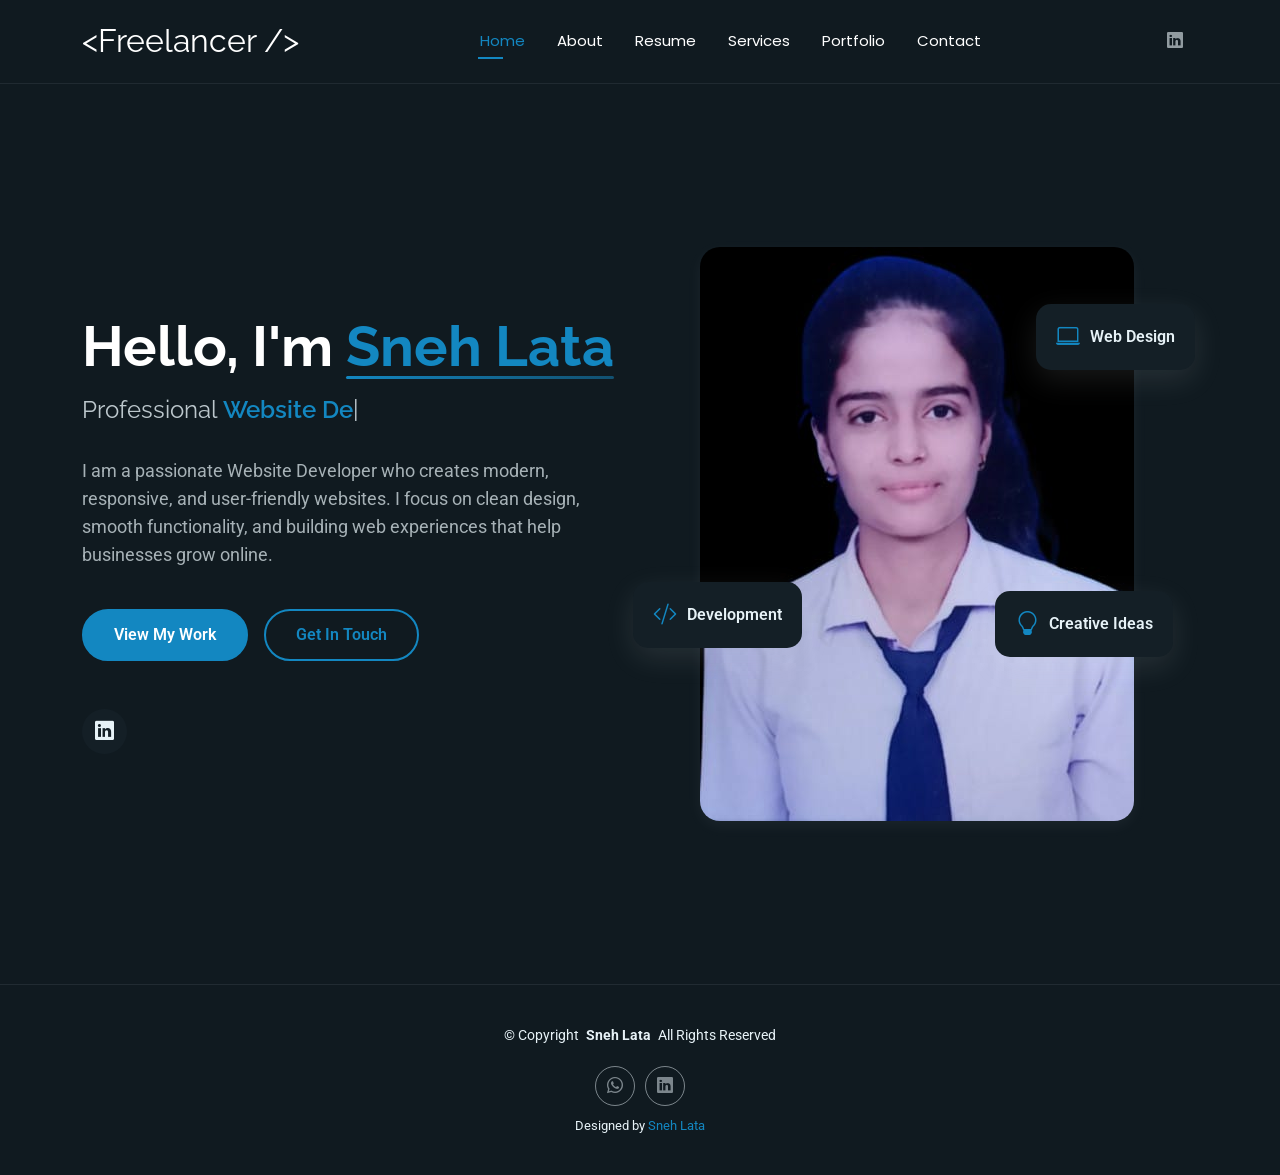
<file: index.html>
<!DOCTYPE html>
<html lang="en">


<!-- Mirrored from bootstrapmade.com/content/demo/FolioOne/ by HTTrack Website Copier/3.x [XR&CO'2014], Sat, 21 Mar 2026 08:17:18 GMT -->

<head>
  <meta charset="utf-8">
  <meta content="width=device-width, initial-scale=1.0" name="viewport">
 <title>Sneh Lata | Freelancer Web Developer Portfolio</title>
  <meta name="description" content="">
  <meta name="keywords" content="">

  <meta name="robots" content="noindex, nofollow">

  <!-- Favicons -->
  <link href="assets/img/profile/profile.jpeg" rel="icon">
  <link href="assets/img/profile/profile.jpeg" rel="apple-touch-icon">

  <!-- Fonts -->
  <link href="https://fonts.googleapis.com/" rel="preconnect">
  <link href="https://fonts.gstatic.com/" rel="preconnect" crossorigin>
  <link
    href="https://fonts.googleapis.com/css2?family=Roboto:ital,wght@0,100;0,300;0,400;0,500;0,700;0,900;1,100;1,300;1,400;1,500;1,700;1,900&amp;family=Poppins:ital,wght@0,100;0,200;0,300;0,400;0,500;0,600;0,700;0,800;0,900;1,100;1,200;1,300;1,400;1,500;1,600;1,700;1,800;1,900&amp;family=Raleway:ital,wght@0,100;0,200;0,300;0,400;0,500;0,600;0,700;0,800;0,900;1,100;1,200;1,300;1,400;1,500;1,600;1,700;1,800;1,900&amp;display=swap"
    rel="stylesheet">

  <!-- Vendor CSS Files -->
  <link href="./vendors/bootstrap/css/bootstrap.min.css" rel="stylesheet">
  <link href="./vendors/bootstrap-icons/bootstrap-icons.css" rel="stylesheet">
  <link href="./vendors/aos/aos.css" rel="stylesheet">
  <link href="./vendors/swiper/swiper-bundle.min.css" rel="stylesheet">
  <link href="./vendors/glightbox/css/glightbox.min.css" rel="stylesheet">

  <!-- Main CSS File -->
  <link href="assets/css/main.css" rel="stylesheet">

</head>

<body class="index-page">

  <header id="header" class="header d-flex align-items-center light-background sticky-top">
    <div class="container position-relative d-flex align-items-center justify-content-between">

      <a href="#" class="logo d-flex align-items-center me-auto me-xl-0">

        <h1 class="sitename">&lt;Freelancer /&gt;</h1>
      </a>

      <nav id="navmenu" class="navmenu">
        <ul>
          <li><a href="index.html" class="active">Home</a></li>
          <li><a href="about.html">About</a></li>
          <li><a href="resume.html">Resume</a></li>
          <li><a href="services.html">Services</a></li>
          <li><a href="portfolio.html">Portfolio</a></li>

          <li><a href="contact.html">Contact</a></li>
        </ul>
        <i class="mobile-nav-toggle d-xl-none bi bi-list"></i>
      </nav>

      <div class="header-social-links">

        <a href="https://www.linkedin.com/in/sneh-lata959/" target="_blank" class="linkedin"><i class="bi bi-linkedin"></i></a>
      </div>

    </div>
  </header>

  <main class="main">

    <!-- Hero Section -->
    <section id="hero" class="hero section">

      <div class="container" data-aos="fade-up" data-aos-delay="100">

        <div class="row gy-4 align-items-center">
          <div class="col-lg-6 order-2 order-lg-1">
            <div class="hero-content">
              <h1 data-aos="fade-up" data-aos-delay="200">Hello, I'm <span class="highlight">Sneh Lata</span></h1>
              <h2 data-aos="fade-up" data-aos-delay="300">Professional <span class="typed"
                  data-typed-items="Website Developer, Frontend Developer, Responsive Web Designer, Freelancer"></span>
              </h2>
              <p data-aos="fade-up" data-aos-delay="400">
                I am a passionate Website Developer who creates modern, responsive, and user-friendly websites.
                I focus on clean design, smooth functionality, and building web experiences that help businesses grow
                online.
              </p>
              <div class="hero-actions" data-aos="fade-up" data-aos-delay="500">
                <a href="portfolio.html" class="btn btn-primary">View My Work</a>
                <a href="contact.html" class="btn btn-outline">Get In Touch</a>
              </div>
              <div class="social-links" data-aos="fade-up" data-aos-delay="600">

                <a href="#"><i class="bi bi-linkedin"></i></a>

              </div>
            </div>
          </div>
          <div class="col-lg-6 order-1 order-lg-2">
            <div class="hero-image" data-aos="zoom-in" data-aos-delay="300">
              <div class="image-wrapper">
                <img src="assets/img/profile/profile.jpeg" alt="Sneh Lata" class="img-fluid">
                <div class="floating-elements">
                  <div class="floating-card design" data-aos="fade-left" data-aos-delay="700">
                    <i class="bi bi-laptop"></i>
                    <span>Web Design</span>
                  </div>
                  <div class="floating-card code" data-aos="fade-right" data-aos-delay="800">
                    <i class="bi bi-code-slash"></i>
                    <span>Development</span>
                  </div>
                  <div class="floating-card creativity" data-aos="fade-up" data-aos-delay="900">
                    <i class="bi bi-lightbulb"></i>
                    <span>Creative Ideas</span>
                  </div>
                </div>
              </div>
            </div>
          </div>
        </div>

      </div>

    </section><!-- /Hero Section -->

  </main>

  <footer id="footer" class="footer">

    <div class="container">
      <div class="copyright text-center">
        <p>© <span>Copyright</span> <strong class="px-1 sitename">Sneh Lata</strong> <span>All Rights Reserved</span>
        </p>
      </div>

      <div class="social-links d-flex justify-content-center">
        <a href="https://wa.me/917597011821" target="_blank" rel="noopener noreferrer">
          <i class="bi bi-whatsapp"></i>
        </a>
        <a href="https://www.linkedin.com/in/sneh-lata959/" target="_blank"><i class="bi bi-linkedin"></i></a>
      </div>

      <div class="credits">
        Designed by <a href="#">Sneh Lata</a>
      </div>
    </div>

  </footer>

  <!-- Scroll Top -->
  <a href="#" id="scroll-top" class="scroll-top d-flex align-items-center justify-content-center"><i
      class="bi bi-arrow-up-short"></i></a>

  <!-- Preloader -->
  <div id="preloader"></div>

  <script id="sjg3x2">
  const currentPage = window.location.pathname.split("/").pop();

  const navLinks = document.querySelectorAll("#navmenu ul li a");

  navLinks.forEach(link => {
    const linkPage = link.getAttribute("href");

    if (linkPage === currentPage) {
      link.classList.add("active");
    } else {
      link.classList.remove("active");
    }
  });
</script>

  <!-- Vendor JS Files -->
  <script src="./vendors/bootstrap/js/bootstrap.bundle.min.js"></script>
  <script src="./vendors/php-email-form/validate.js"></script>
  <script src="./vendors/aos/aos.js"></script>
  <script src="./vendors/typed.js/typed.umd.js"></script>
  <script src="./vendors/waypoints/noframework.waypoints.js"></script>
  <script src="./vendors/purecounter/purecounter_vanilla.js"></script>
  <script src="./vendors/swiper/swiper-bundle.min.js"></script>
  <script src="./vendors/imagesloaded/imagesloaded.pkgd.min.js"></script>
  <script src="./vendors/isotope-layout/isotope.pkgd.min.js"></script>
  <script src="./vendors/glightbox/js/glightbox.min.js"></script>

  <!-- Main JS File -->
  <script src="assets/js/main.js"></script>

  <script defer src="https://static.cloudflareinsights.com/beacon.min.js/v8c78df7c7c0f484497ecbca7046644da1771523124516"
    integrity="sha512-8DS7rgIrAmghBFwoOTujcf6D9rXvH8xm8JQ1Ja01h9QX8EzXldiszufYa4IFfKdLUKTTrnSFXLDkUEOTrZQ8Qg=="
    data-cf-beacon='{"version":"2024.11.0","token":"68c5ca450bae485a842ff76066d69420","server_timing":{"name":{"cfCacheStatus":true,"cfEdge":true,"cfExtPri":true,"cfL4":true,"cfOrigin":true,"cfSpeedBrain":true},"location_startswith":null}}'
    crossorigin="anonymous"></script>
</body>


<!-- Mirrored from bootstrapmade.com/content/demo/FolioOne/ by HTTrack Website Copier/3.x [XR&CO'2014], Sat, 21 Mar 2026 08:17:32 GMT -->

</html>
</file>
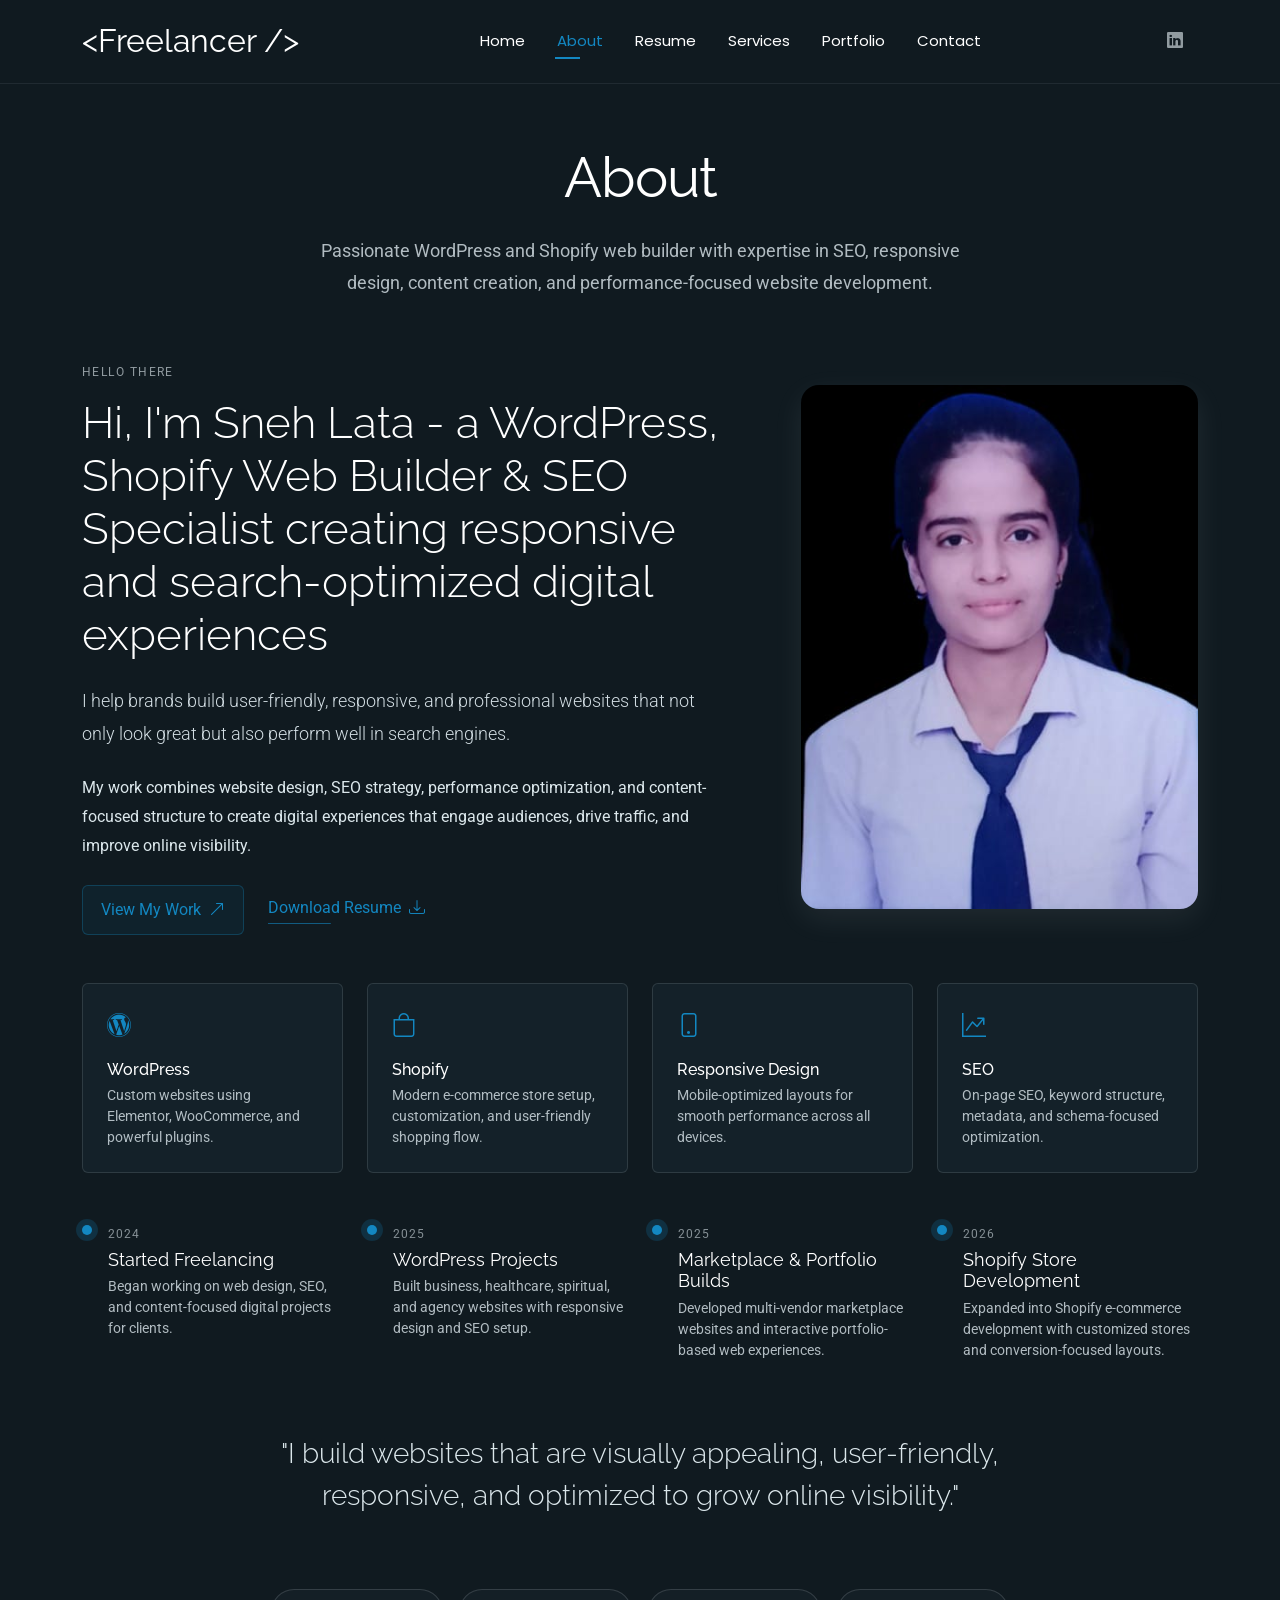
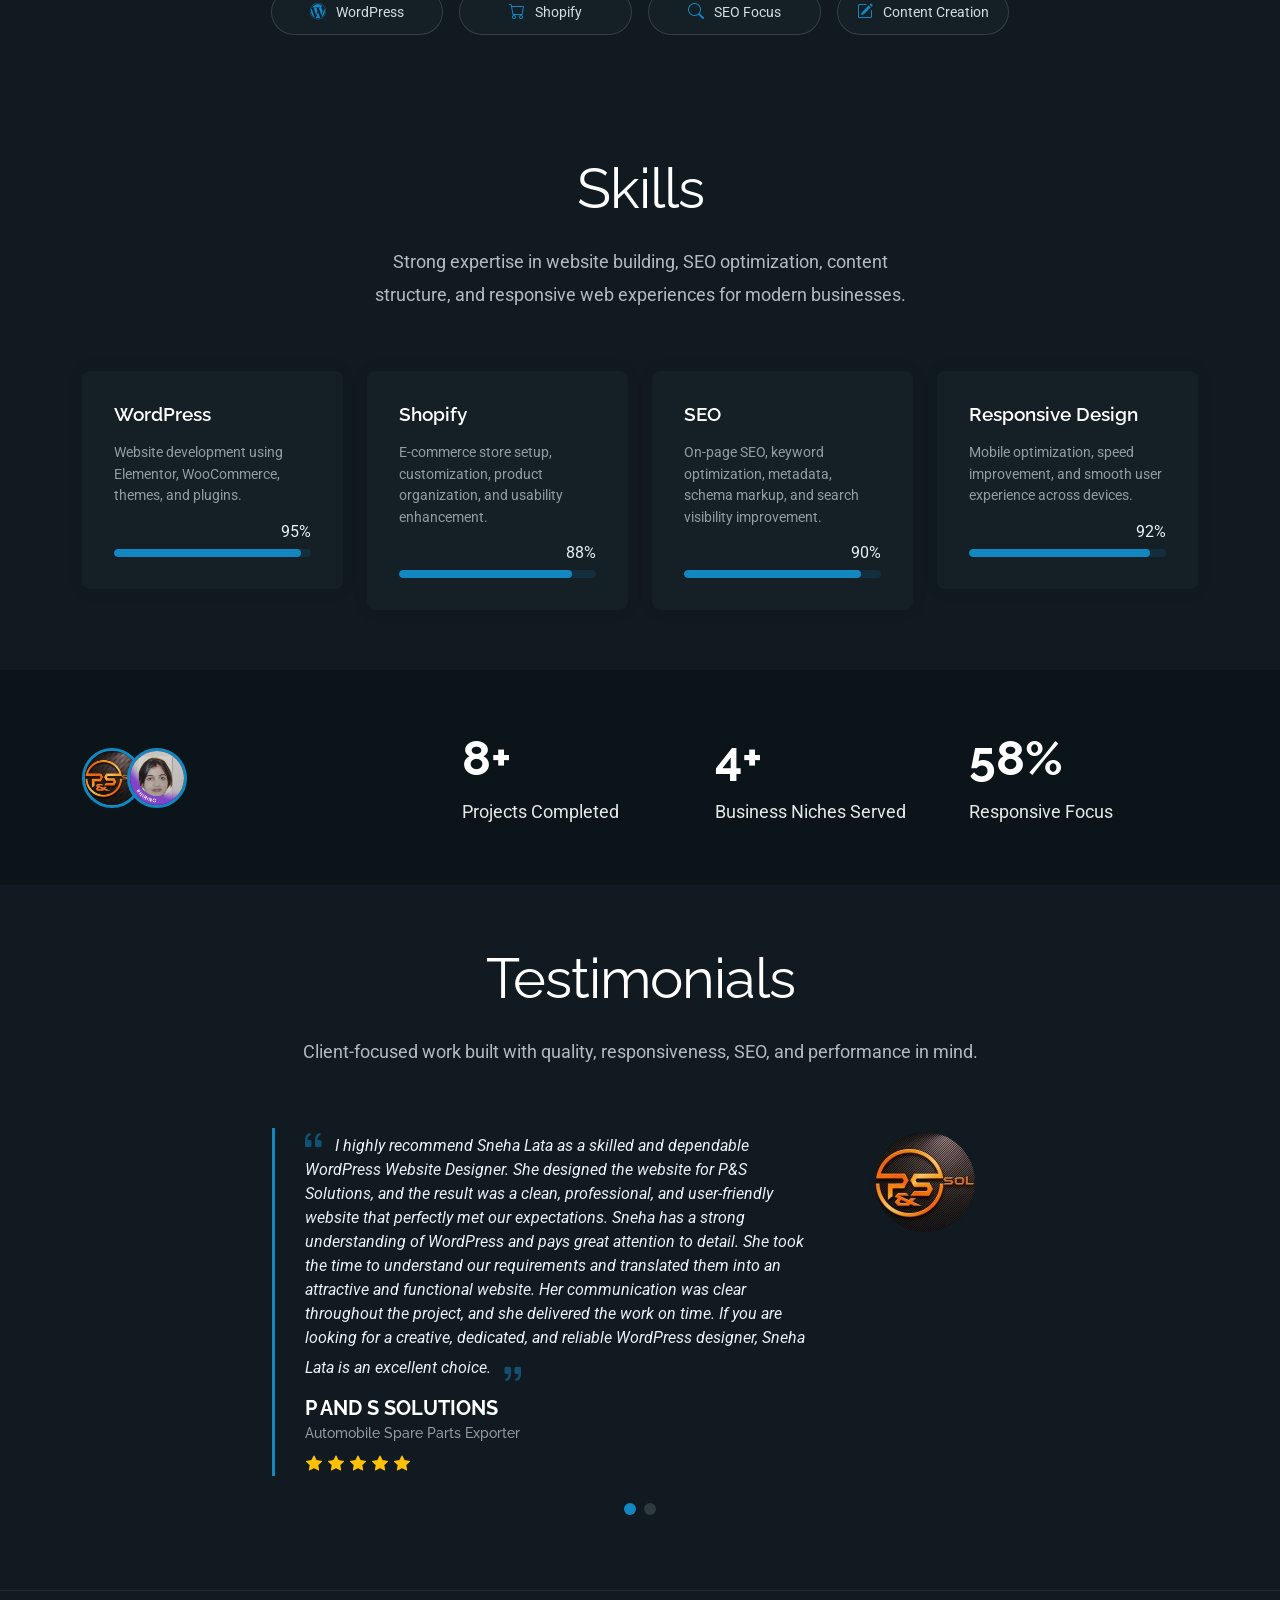
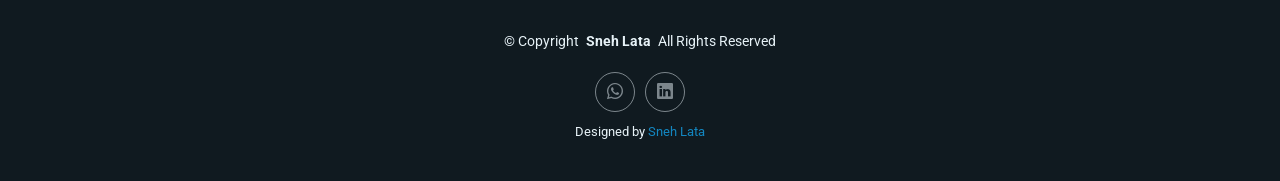
<file: about.html>
<!DOCTYPE html>
<html lang="en">


<!-- Mirrored from bootstrapmade.com/content/demo/FolioOne/about.html by HTTrack Website Copier/3.x [XR&CO'2014], Sat, 21 Mar 2026 08:17:33 GMT -->

<head>
  <meta charset="utf-8">
  <meta content="width=device-width, initial-scale=1.0" name="viewport">
  <title>Sneh Lata | Freelancer Web Developer Portfolio</title>
  <meta name="description" content="">
  <meta name="keywords" content="">

  <meta name="robots" content="noindex, nofollow">

  <!-- Favicons -->
  <link href="assets/img/profile/profile.jpeg" rel="icon">
  <link href="assets/img/profile/profile.jpeg" rel="apple-touch-icon">

  <!-- Fonts -->
  <link href="https://fonts.googleapis.com/" rel="preconnect">
  <link href="https://fonts.gstatic.com/" rel="preconnect" crossorigin>
  <link
    href="https://fonts.googleapis.com/css2?family=Roboto:ital,wght@0,100;0,300;0,400;0,500;0,700;0,900;1,100;1,300;1,400;1,500;1,700;1,900&amp;family=Poppins:ital,wght@0,100;0,200;0,300;0,400;0,500;0,600;0,700;0,800;0,900;1,100;1,200;1,300;1,400;1,500;1,600;1,700;1,800;1,900&amp;family=Raleway:ital,wght@0,100;0,200;0,300;0,400;0,500;0,600;0,700;0,800;0,900;1,100;1,200;1,300;1,400;1,500;1,600;1,700;1,800;1,900&amp;display=swap"
    rel="stylesheet">

  <!-- Vendor CSS Files -->
  <link href="./vendors/bootstrap/css/bootstrap.min.css" rel="stylesheet">
  <link href="./vendors/bootstrap-icons/bootstrap-icons.css" rel="stylesheet">
  <link href="./vendors/aos/aos.css" rel="stylesheet">
  <link href="./vendors/swiper/swiper-bundle.min.css" rel="stylesheet">
  <link href="./vendors/glightbox/css/glightbox.min.css" rel="stylesheet">

  <!-- Main CSS File -->
  <link href="assets/css/main.css" rel="stylesheet">


</head>

<body class="about-page">

  <header id="header" class="header d-flex align-items-center light-background sticky-top">
    <div class="container position-relative d-flex align-items-center justify-content-between">

      <a href="#" class="logo d-flex align-items-center me-auto me-xl-0">

        <h1 class="sitename">&lt;Freelancer /&gt;</h1>
      </a>

      <nav id="navmenu" class="navmenu">
        <ul>
          <li><a href="index.html" class="active">Home</a></li>
          <li><a href="about.html">About</a></li>
          <li><a href="resume.html">Resume</a></li>
          <li><a href="services.html">Services</a></li>
          <li><a href="portfolio.html">Portfolio</a></li>

          <li><a href="contact.html">Contact</a></li>
        </ul>
        <i class="mobile-nav-toggle d-xl-none bi bi-list"></i>
      </nav>

      <div class="header-social-links">

        <a href="https://www.linkedin.com/in/sneh-lata959/" target="_blank" class="linkedin"><i
            class="bi bi-linkedin"></i></a>
      </div>

    </div>
  </header>

  <main class="main">

    <!-- About Section -->
    <section id="about" class="about section">

      <!-- Section Title -->
      <div class="container section-title" data-aos="fade-up">
        <h2>About</h2>
        <p>Passionate WordPress and Shopify web builder with expertise in SEO, responsive design, content creation, and
          performance-focused website development.</p>
      </div><!-- End Section Title -->

      <div class="container" data-aos="fade-up" data-aos-delay="100">

        <!-- Intro + Photo -->
        <div class="row align-items-center justify-content-between gy-5 mb-5">
          <div class="col-lg-7" data-aos="fade-right" data-aos-delay="150">
            <div class="intro-content">
              <span class="eyebrow">Hello there</span>
              <h2 class="headline">Hi, I'm Sneh Lata - a WordPress, Shopify Web Builder & SEO Specialist creating
                responsive and search-optimized digital experiences</h2>
              <p class="lead">
                I help brands build user-friendly, responsive, and professional websites that not only look great but
                also perform well in search engines.
              </p>
              <p>
                My work combines website design, SEO strategy, performance optimization, and content-focused structure
                to create digital experiences that engage audiences, drive traffic, and improve online visibility.
              </p>

              <div class="cta-group">
                <a href="portfolio.html" class="btn-ghost">
                  View My Work <i class="bi bi-arrow-up-right"></i>
                </a>
                <a href="./assets/img/portfolio/Sneh lata- Web Developer.pdf" class="link-underline">
                  Download Resume <i class="bi bi-download"></i>
                </a>
              </div>
            </div>
          </div>

          <div class="col-lg-5" data-aos="zoom-in" data-aos-delay="250">
            <figure class="profile-figure text-center text-lg-end">
              <img src="assets/img/profile/profile.jpeg" alt="Portrait of Sneh Lata" class="img-fluid profile-photo">
            </figure>
          </div>
        </div>
        <!-- End Intro + Photo -->

        <!-- Skills Grid -->
        <div class="mb-5">
          <div class="row g-4">
            <div class="col-6 col-md-4 col-lg-3" data-aos="fade-up" data-aos-delay="120">
              <div class="skill-item">
                <i class="bi bi-wordpress"></i>
                <h3>WordPress</h3>
                <p>Custom websites using Elementor, WooCommerce, and powerful plugins.</p>
              </div>
            </div>
            <div class="col-6 col-md-4 col-lg-3" data-aos="fade-up" data-aos-delay="180">
              <div class="skill-item">
                <i class="bi bi-bag"></i>
                <h3>Shopify</h3>
                <p>Modern e-commerce store setup, customization, and user-friendly shopping flow.</p>
              </div>
            </div>
            <div class="col-6 col-md-4 col-lg-3" data-aos="fade-up" data-aos-delay="240">
              <div class="skill-item">
                <i class="bi bi-phone"></i>
                <h3>Responsive Design</h3>
                <p>Mobile-optimized layouts for smooth performance across all devices.</p>
              </div>
            </div>
            <div class="col-6 col-md-4 col-lg-3" data-aos="fade-up" data-aos-delay="300">
              <div class="skill-item">
                <i class="bi bi-graph-up-arrow"></i>
                <h3>SEO</h3>
                <p>On-page SEO, keyword structure, metadata, and schema-focused optimization.</p>
              </div>
            </div>
          </div>
        </div>
        <!-- End Skills Grid -->

        <!-- Journey Timeline -->
        <div class="mb-5">
          <div class="row g-4">
            <div class="col-md-6 col-lg-3" data-aos="fade-up" data-aos-delay="120">
              <article class="timeline-item">
                <span class="dot"></span>
                <time>2024</time>
                <h4>Started Freelancing</h4>
                <p>Began working on web design, SEO, and content-focused digital projects for clients.</p>
              </article>
            </div>
            <div class="col-md-6 col-lg-3" data-aos="fade-up" data-aos-delay="180">
              <article class="timeline-item">
                <span class="dot"></span>
                <time>2025</time>
                <h4>WordPress Projects</h4>
                <p>Built business, healthcare, spiritual, and agency websites with responsive design and SEO setup.</p>
              </article>
            </div>
            <div class="col-md-6 col-lg-3" data-aos="fade-up" data-aos-delay="240">
              <article class="timeline-item">
                <span class="dot"></span>
                <time>2025</time>
                <h4>Marketplace & Portfolio Builds</h4>
                <p>Developed multi-vendor marketplace websites and interactive portfolio-based web experiences.</p>
              </article>
            </div>
            <div class="col-md-6 col-lg-3" data-aos="fade-up" data-aos-delay="300">
              <article class="timeline-item">
                <span class="dot"></span>
                <time>2026</time>
                <h4>Shopify Store Development</h4>
                <p>Expanded into Shopify e-commerce development with customized stores and conversion-focused layouts.
                </p>
              </article>
            </div>
          </div>
        </div>
        <!-- End Journey Timeline -->

        <!-- Quote -->
        <blockquote class="personal-quote text-center mb-5" data-aos="fade-down" data-aos-delay="200">
          <p>"I build websites that are visually appealing, user-friendly, responsive, and optimized to grow online
            visibility."</p>
        </blockquote>
        <!-- End Quote -->

        <!-- Fun Facts -->
        <div class="row g-3 justify-content-center">
          <div class="col-6 col-md-3 col-lg-2" data-aos="zoom-in" data-aos-delay="120">
            <div class="fact-pill">
              <i class="bi bi-wordpress"></i>
              <span>WordPress</span>
            </div>
          </div>
          <div class="col-6 col-md-3 col-lg-2" data-aos="zoom-in" data-aos-delay="160">
            <div class="fact-pill">
              <i class="bi bi-cart"></i>
              <span>Shopify</span>
            </div>
          </div>
          <div class="col-6 col-md-3 col-lg-2" data-aos="zoom-in" data-aos-delay="200">
            <div class="fact-pill">
              <i class="bi bi-search"></i>
              <span>SEO Focus</span>
            </div>
          </div>
          <div class="col-6 col-md-3 col-lg-2" data-aos="zoom-in" data-aos-delay="240">
            <div class="fact-pill">
              <i class="bi bi-pencil-square"></i>
              <span>Content Creation</span>
            </div>
          </div>
        </div>
        <!-- End Fun Facts -->

      </div>

    </section><!-- /About Section -->

    <!-- Skills Section -->
    <section id="skills" class="skills section">

      <!-- Section Title -->
      <div class="container section-title" data-aos="fade-up">
        <h2>Skills</h2>
        <p>Strong expertise in website building, SEO optimization, content structure, and responsive web experiences for
          modern businesses.</p>
      </div><!-- End Section Title -->

      <div class="container" data-aos="fade-up" data-aos-delay="100">

        <div class="row g-4 skills-animation">

          <div class="col-md-6 col-lg-3" data-aos="fade-up" data-aos-delay="100">
            <div class="skill-box">
              <h3>WordPress</h3>
              <p>Website development using Elementor, WooCommerce, themes, and plugins.</p>
              <span class="text-end d-block">95%</span>
              <div class="progress">
                <div class="progress-bar" role="progressbar" aria-valuenow="95" aria-valuemin="0" aria-valuemax="100">
                </div>
              </div>
            </div>
          </div>

          <div class="col-md-6 col-lg-3" data-aos="fade-up" data-aos-delay="200">
            <div class="skill-box">
              <h3>Shopify</h3>
              <p>E-commerce store setup, customization, product organization, and usability enhancement.</p>
              <span class="text-end d-block">88%</span>
              <div class="progress">
                <div class="progress-bar" role="progressbar" aria-valuenow="88" aria-valuemin="0" aria-valuemax="100">
                </div>
              </div>
            </div>
          </div>

          <div class="col-md-6 col-lg-3" data-aos="fade-up" data-aos-delay="300">
            <div class="skill-box">
              <h3>SEO</h3>
              <p>On-page SEO, keyword optimization, metadata, schema markup, and search visibility improvement.</p>
              <span class="text-end d-block">90%</span>
              <div class="progress">
                <div class="progress-bar" role="progressbar" aria-valuenow="90" aria-valuemin="0" aria-valuemax="100">
                </div>
              </div>
            </div>
          </div>

          <div class="col-md-6 col-lg-3" data-aos="fade-up" data-aos-delay="400">
            <div class="skill-box">
              <h3>Responsive Design</h3>
              <p>Mobile optimization, speed improvement, and smooth user experience across devices.</p>
              <span class="text-end d-block">92%</span>
              <div class="progress">
                <div class="progress-bar" role="progressbar" aria-valuenow="92" aria-valuemin="0" aria-valuemax="100">
                </div>
              </div>
            </div>
          </div>

        </div>

      </div>

    </section><!-- /Skills Section -->

    <!-- Stats Section -->
    <section id="stats" class="stats section dark-background">

      <div class="container" data-aos="fade-up" data-aos-delay="100">

        <div class="row align-items-center">
          <div class="col-lg-4" data-aos="fade-up" data-aos-delay="200">
            <div class="avatars d-flex align-items-center">
              <img src="assets/img/portfolio/test1.jpg" alt="Avatar 1" class="rounded-circle" loading="lazy">
              <img src="assets/img/portfolio/test2.jpg" alt="Avatar 2" class="rounded-circle" loading="lazy">

            </div>
          </div>

          <div class="col-lg-8">
            <div class="row counters">
              <div class="col-md-4" data-aos="fade-up" data-aos-delay="300">
                <h2><span data-purecounter-start="0" data-purecounter-end="14" data-purecounter-duration="1"
                    class="purecounter"></span>+</h2>
                <p>Projects Completed</p>
              </div>

              <div class="col-md-4" data-aos="fade-up" data-aos-delay="400">
                <h2><span data-purecounter-start="0" data-purecounter-end="7" data-purecounter-duration="1"
                    class="purecounter"></span>+</h2>
                <p>Business Niches Served</p>
              </div>

              <div class="col-md-4" data-aos="fade-up" data-aos-delay="500">
                <h2><span data-purecounter-start="0" data-purecounter-end="100" data-purecounter-duration="1"
                    class="purecounter"></span>%</h2>
                <p>Responsive Focus</p>
              </div>
            </div>
          </div>
        </div>
      </div>

    </section><!-- /Stats Section -->

    <!-- Testimonials Section -->
    <section id="testimonials" class="testimonials section">

      <!-- Section Title -->
      <div class="container section-title" data-aos="fade-up">
        <h2>Testimonials</h2>
        <p>Client-focused work built with quality, responsiveness, SEO, and performance in mind.</p>
      </div><!-- End Section Title -->

      <div class="container" data-aos="fade-up" data-aos-delay="100">

        <div class="swiper init-swiper">
          <script type="application/json" class="swiper-config">
      {
        "loop": true,
        "speed": 600,
        "autoplay": {
          "delay": 5000
        },
        "slidesPerView": "auto",
        "pagination": {
          "el": ".swiper-pagination",
          "type": "bullets",
          "clickable": true
        }
      }
      </script>

          <div class="swiper-wrapper">

            <!-- Testimonial 1 -->
            <div class="swiper-slide">
              <div class="testimonial-item">
                <div class="row gy-4 justify-content-center">
                  <div class="col-lg-6">
                    <div class="testimonial-content">
                      <p>
                        <i class="bi bi-quote quote-icon-left"></i>
                        <span>
                          I highly recommend Sneha Lata as a skilled and dependable WordPress Website Designer.
                          She designed the website for P&amp;S Solutions, and the result was a clean,
                          professional, and user-friendly website that perfectly met our expectations.
                          Sneha has a strong understanding of WordPress and pays great attention to detail.
                          She took the time to understand our requirements and translated them into an
                          attractive and functional website. Her communication was clear throughout the project,
                          and she delivered the work on time. If you are looking for a creative, dedicated,
                          and reliable WordPress designer, Sneha Lata is an excellent choice.
                        </span>
                        <i class="bi bi-quote quote-icon-right"></i>
                      </p>
                      <h3>P AND S SOLUTIONS</h3>
                      <h4>Automobile Spare Parts Exporter</h4>
                      <div class="stars">
                        <i class="bi bi-star-fill"></i>
                        <i class="bi bi-star-fill"></i>
                        <i class="bi bi-star-fill"></i>
                        <i class="bi bi-star-fill"></i>
                        <i class="bi bi-star-fill"></i>
                      </div>
                    </div>
                  </div>
                  <div class="col-lg-2 text-center">
                    <img src="assets/img/portfolio/test1.jpg" class="img-fluid testimonial-img"
                      alt="P AND S SOLUTIONS">
                  </div>
                </div>
              </div>
            </div><!-- End testimonial item -->

            <!-- Testimonial 2 -->
            <div class="swiper-slide">
              <div class="testimonial-item">
                <div class="row gy-4 justify-content-center">
                  <div class="col-lg-6">
                    <div class="testimonial-content">
                      <p>
                        <i class="bi bi-quote quote-icon-left"></i>
                        <span>
                          I recommend Snehlata for website development, designing, and SEO.
                          She is very knowledgeable and dedicated towards her work.
                          She completes tasks on time and always delivers as promised.
                          A totally dedicated and hard-working person for whom work is the utmost priority.
                        </span>
                        <i class="bi bi-quote quote-icon-right"></i>
                      </p>
                      <h3>Ravina Kothari</h3>
                      <h4>Marketing Manager</h4>
                      <div class="stars">
                        <i class="bi bi-star-fill"></i>
                        <i class="bi bi-star-fill"></i>
                        <i class="bi bi-star-fill"></i>
                        <i class="bi bi-star-fill"></i>
                        <i class="bi bi-star-fill"></i>
                      </div>
                    </div>
                  </div>
                  <div class="col-lg-2 text-center">
                    <img src="assets/img/portfolio/test2.jpg" class="img-fluid testimonial-img" alt="Ravina Kothari">
                  </div>
                </div>
              </div>
            </div><!-- End testimonial item -->

          </div>

          <div class="swiper-pagination"></div>
        </div>

      </div>

    </section><!-- /Testimonials Section -->

  </main>

  <footer id="footer" class="footer">

    <div class="container">
      <div class="copyright text-center">
        <p>© <span>Copyright</span> <strong class="px-1 sitename">Sneh Lata</strong> <span>All Rights Reserved</span>
        </p>
      </div>

      <div class="social-links d-flex justify-content-center">
        <a href="https://wa.me/917597011821" target="_blank" rel="noopener noreferrer">
          <i class="bi bi-whatsapp"></i>
        </a>
        <a href="https://www.linkedin.com/in/sneh-lata959/" target="_blank"><i class="bi bi-linkedin"></i></a>
      </div>

      <div class="credits">
        Designed by <a href="#">Sneh Lata</a>
      </div>
    </div>

  </footer>

  <!-- Scroll Top -->
  <a href="#" id="scroll-top" class="scroll-top d-flex align-items-center justify-content-center"><i
      class="bi bi-arrow-up-short"></i></a>

  <!-- Preloader -->
  <div id="preloader"></div>

  <script id="sjg3x2">
    const currentPage = window.location.pathname.split("/").pop();

    const navLinks = document.querySelectorAll("#navmenu ul li a");

    navLinks.forEach(link => {
      const linkPage = link.getAttribute("href");

      if (linkPage === currentPage) {
        link.classList.add("active");
      } else {
        link.classList.remove("active");
      }
    });
  </script>

  <!-- Vendor JS Files -->
  <script src="./vendors/bootstrap/js/bootstrap.bundle.min.js"></script>
  <script src="./vendors/php-email-form/validate.js"></script>
  <script src="./vendors/aos/aos.js"></script>
  <script src="./vendors/typed.js/typed.umd.js"></script>
  <script src="./vendors/waypoints/noframework.waypoints.js"></script>
  <script src="./vendors/purecounter/purecounter_vanilla.js"></script>
  <script src="./vendors/swiper/swiper-bundle.min.js"></script>
  <script src="./vendors/imagesloaded/imagesloaded.pkgd.min.js"></script>
  <script src="./vendors/isotope-layout/isotope.pkgd.min.js"></script>
  <script src="./vendors/glightbox/js/glightbox.min.js"></script>

  <!-- Main JS File -->
  <script src="assets/js/main.js"></script>

  <script defer src="https://static.cloudflareinsights.com/beacon.min.js/v8c78df7c7c0f484497ecbca7046644da1771523124516"
    integrity="sha512-8DS7rgIrAmghBFwoOTujcf6D9rXvH8xm8JQ1Ja01h9QX8EzXldiszufYa4IFfKdLUKTTrnSFXLDkUEOTrZQ8Qg=="
    data-cf-beacon='{"version":"2024.11.0","token":"68c5ca450bae485a842ff76066d69420","server_timing":{"name":{"cfCacheStatus":true,"cfEdge":true,"cfExtPri":true,"cfL4":true,"cfOrigin":true,"cfSpeedBrain":true},"location_startswith":null}}'
    crossorigin="anonymous"></script>
</body>


<!-- Mirrored from bootstrapmade.com/content/demo/FolioOne/about.html by HTTrack Website Copier/3.x [XR&CO'2014], Sat, 21 Mar 2026 08:17:38 GMT -->

</html>
</file>
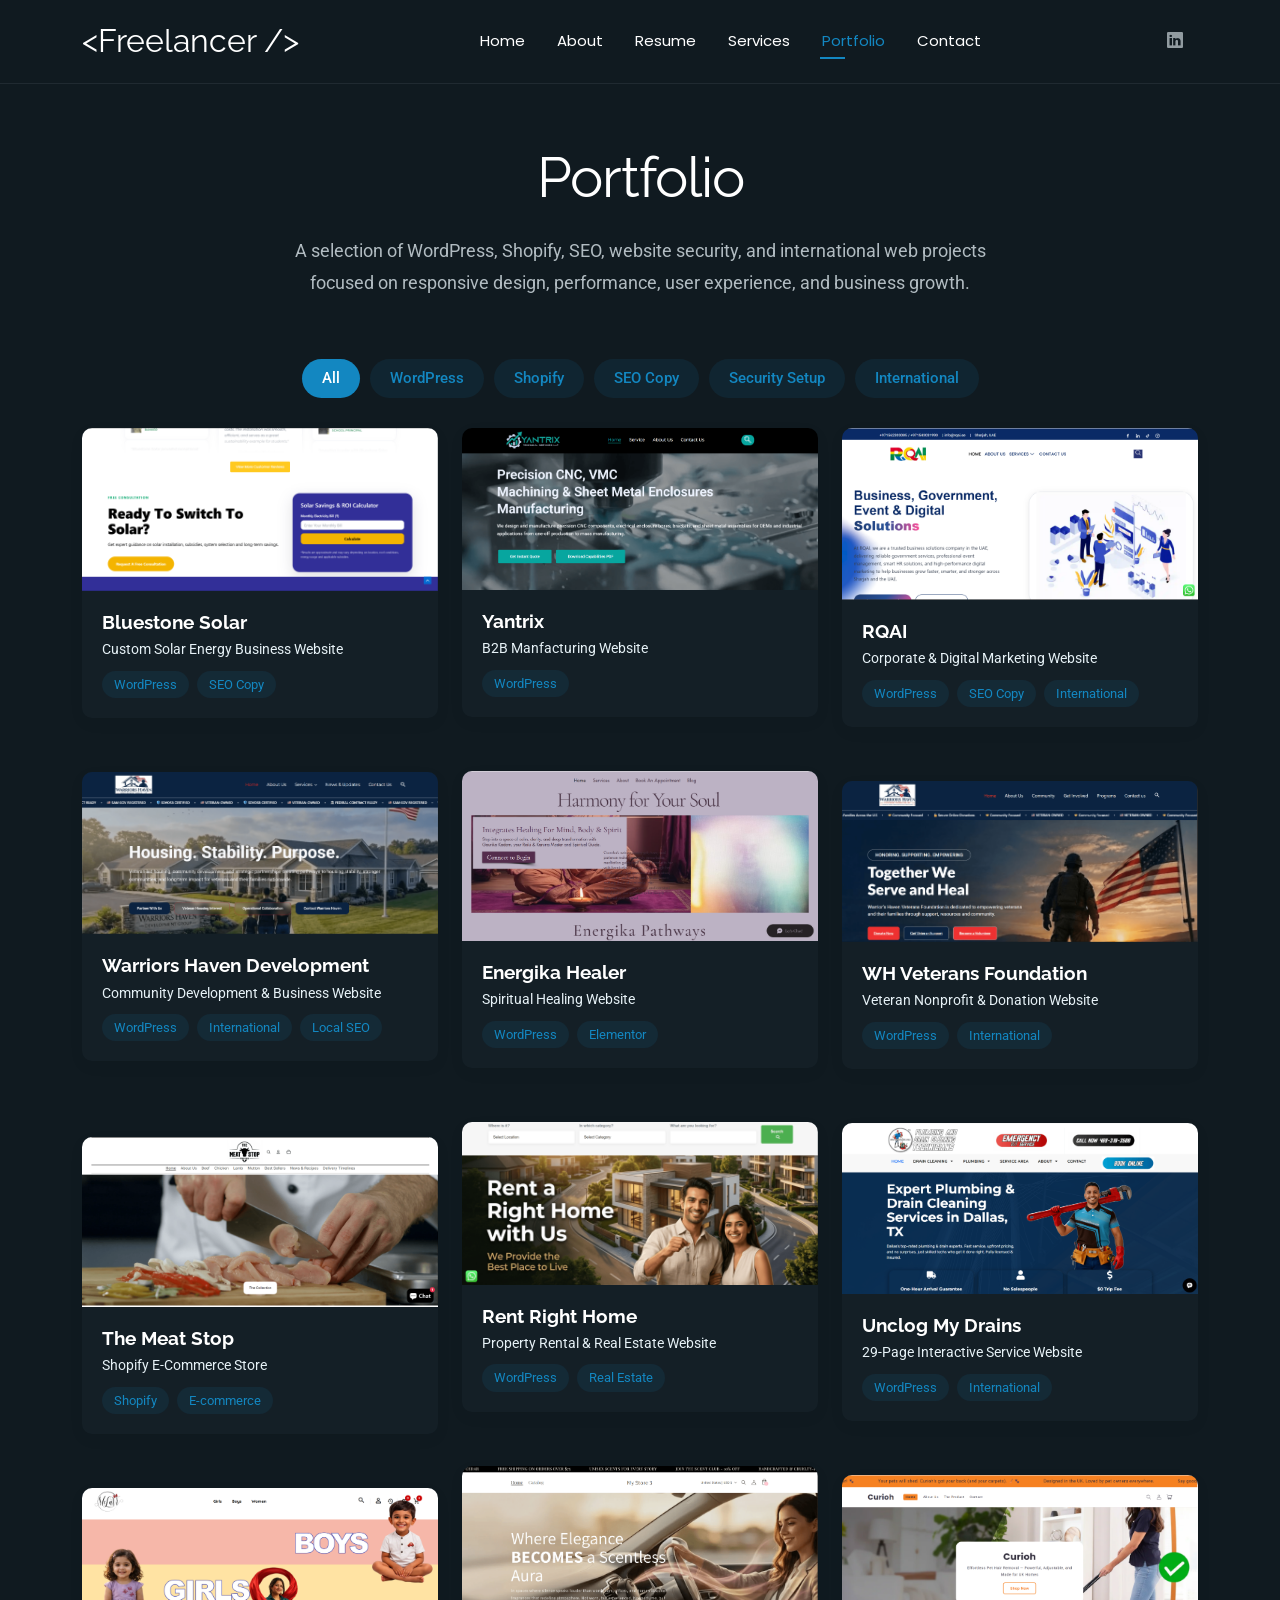
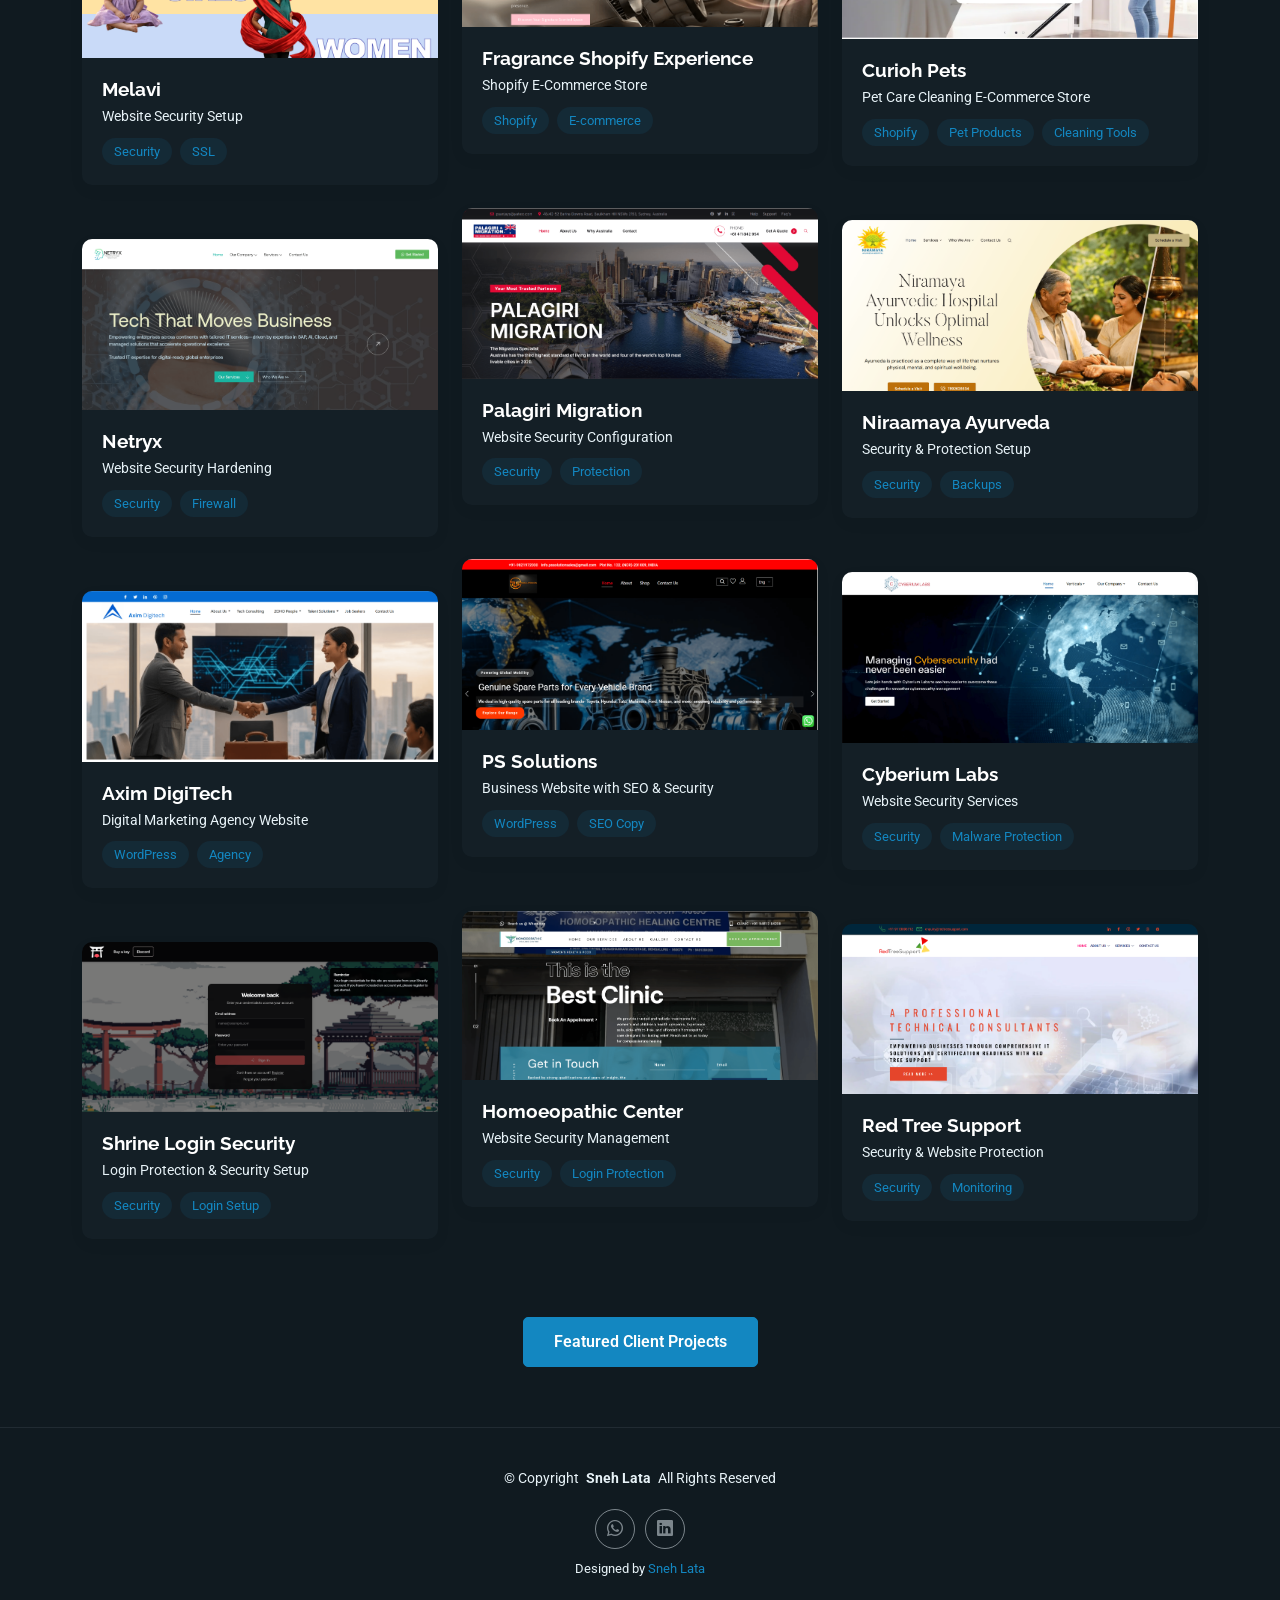
<file: portfolio.html>
<!DOCTYPE html>
<html lang="en">


<!-- Mirrored from bootstrapmade.com/content/demo/FolioOne/portfolio.html by HTTrack Website Copier/3.x [XR&CO'2014], Sat, 21 Mar 2026 08:17:39 GMT -->

<head>
  <meta charset="utf-8">
  <meta content="width=device-width, initial-scale=1.0" name="viewport">
  <title>Sneh Lata | Freelancer Web Developer Portfolio</title>
  <meta name="description" content="">
  <meta name="keywords" content="">

  <meta name="robots" content="noindex, nofollow">

  <!-- Favicons -->
  <link href="assets/img/profile/profile.jpeg" rel="icon">
  <link href="assets/img/profile/profile.jpeg" rel="apple-touch-icon">

  <!-- Fonts -->
  <link href="https://fonts.googleapis.com/" rel="preconnect">
  <link href="https://fonts.gstatic.com/" rel="preconnect" crossorigin>
  <link
    href="https://fonts.googleapis.com/css2?family=Roboto:ital,wght@0,100;0,300;0,400;0,500;0,700;0,900;1,100;1,300;1,400;1,500;1,700;1,900&amp;family=Poppins:ital,wght@0,100;0,200;0,300;0,400;0,500;0,600;0,700;0,800;0,900;1,100;1,200;1,300;1,400;1,500;1,600;1,700;1,800;1,900&amp;family=Raleway:ital,wght@0,100;0,200;0,300;0,400;0,500;0,600;0,700;0,800;0,900;1,100;1,200;1,300;1,400;1,500;1,600;1,700;1,800;1,900&amp;display=swap"
    rel="stylesheet">

  <!-- Vendor CSS Files -->
  <link href="./vendors/bootstrap/css/bootstrap.min.css" rel="stylesheet">
  <link href="./vendors/bootstrap-icons/bootstrap-icons.css" rel="stylesheet">
  <link href="./vendors/aos/aos.css" rel="stylesheet">
  <link href="./vendors/swiper/swiper-bundle.min.css" rel="stylesheet">
  <link href="./vendors/glightbox/css/glightbox.min.css" rel="stylesheet">

  <!-- Main CSS File -->
  <link href="assets/css/main.css" rel="stylesheet">

</head>

<body class="portfolio-page">

  <header id="header" class="header d-flex align-items-center light-background sticky-top">
    <div class="container position-relative d-flex align-items-center justify-content-between">

      <a href="#" class="logo d-flex align-items-center me-auto me-xl-0">

        <h1 class="sitename">&lt;Freelancer /&gt;</h1>
      </a>

      <nav id="navmenu" class="navmenu">
        <ul>
          <li><a href="index.html" class="active">Home</a></li>
          <li><a href="about.html">About</a></li>
          <li><a href="resume.html">Resume</a></li>
          <li><a href="services.html">Services</a></li>
          <li><a href="portfolio.html">Portfolio</a></li>

          <li><a href="contact.html">Contact</a></li>
        </ul>
        <i class="mobile-nav-toggle d-xl-none bi bi-list"></i>
      </nav>

      <div class="header-social-links">

        <a href="https://www.linkedin.com/in/sneh-lata959/" target="_blank" class="linkedin"><i
            class="bi bi-linkedin"></i></a>
      </div>

    </div>
  </header>

  <main class="main">

    <!-- Portfolio Section -->
    <section id="portfolio" class="portfolio section">

      <!-- Section Title -->
      <div class="container section-title" data-aos="fade-up">
        <h2>Portfolio</h2>
        <p>A selection of WordPress, Shopify, SEO, website security, and international web projects focused on
          responsive design, performance, user experience, and business growth.</p>
      </div><!-- End Section Title -->

      <div class="container" data-aos="fade-up" data-aos-delay="100">

        <div class="isotope-layout" data-default-filter="*" data-layout="masonry" data-sort="original-order">
          <ul class="portfolio-filters isotope-filters" data-aos="fade-up" data-aos-delay="200">
            <li data-filter="*" class="filter-active">All</li>
            <li data-filter=".filter-wordpress">WordPress</li>
            <li data-filter=".filter-shopify">Shopify</li>
            <li data-filter=".filter-seo">SEO Copy</li>
        
            <li data-filter=".filter-security">Security Setup</li>
            <li data-filter=".filter-international">International</li>
          </ul><!-- End Portfolio Filters -->

          <div class="row gy-4 isotope-container" data-aos="fade-up" data-aos-delay="300">

            <div class="col-lg-4 col-md-6 portfolio-item isotope-item filter-wordpress filter-seo filter-international">
              <div class="portfolio-card">
                <div class="portfolio-img">
                  <img src="./assets/img/portfolio/Screenshot 2026-07-18 123018.png" alt="Bluestone Solar Website" class="img-fluid">
                  <div class="portfolio-overlay">
                    <a href="./assets/img/portfolio/Screenshot 2026-07-18 123018.png" class="glightbox portfolio-lightbox"><i
                        class="bi bi-plus"></i></a>
                    <a href="https://bluestonesolar.in/" target="_blank" class="portfolio-details-link"><i
                        class="bi bi-link"></i></a>
                  </div>
                </div>
                <div class="portfolio-info">
                  <h4>Bluestone Solar</h4>
                  <p>Custom Solar Energy Business Website</p>
                  <div class="portfolio-tags">
                    <span>WordPress</span>
                    <span>SEO Copy</span>
                    
                  </div>
                </div>
              </div>
            </div>

           <div class="col-lg-4 col-md-6 portfolio-item isotope-item filter-wordpress">
              <div class="portfolio-card">
                <div class="portfolio-img">
                  <img src="./assets/img/portfolio/Yantrix.png" alt="Yantrix Website" class="img-fluid">
                  <div class="portfolio-overlay">
                    <a href="./assets/img/portfolio/Yantrix.png" class="glightbox portfolio-lightbox"><i
                        class="bi bi-plus"></i></a>
                    <a href="https://yantrix.net.in" target="_blank" class="portfolio-details-link"><i
                        class="bi bi-link"></i></a>
                  </div>
                </div>
                <div class="portfolio-info">
                  <h4>Yantrix</h4>
                  <p>B2B Manfacturing Website</p>
                  <div class="portfolio-tags">
                    <span>WordPress</span>
                  
                  </div>
                </div>
              </div>
            </div>

      
   <div class="col-lg-4 col-md-6 portfolio-item isotope-item filter-wordpress filter-seo filter-international">
              <div class="portfolio-card">
                <div class="portfolio-img">
                  <img src="./assets/img/portfolio/rqai.png" alt="RQAI Website" class="img-fluid">
                  <div class="portfolio-overlay">
                    <a href="./assets/img/portfolio/rqai.png" class="glightbox portfolio-lightbox"><i
                        class="bi bi-plus"></i></a>
                    <a href="https://rqai.ae" target="_blank" class="portfolio-details-link"><i
                        class="bi bi-link"></i></a>
                  </div>
                </div>
                <div class="portfolio-info">
                  <h4>RQAI</h4>
                  <p>Corporate & Digital Marketing Website</p>
                  <div class="portfolio-tags">
                    <span>WordPress</span>
                    <span>SEO Copy</span>
                    <span>International</span>
                  </div>
                </div>
              </div>
            </div>
           

            

            <div class="col-lg-4 col-md-6 portfolio-item isotope-item filter-wordpress">
              <div class="portfolio-card">
                <div class="portfolio-img">
                  <img src="./assets/img/portfolio/energikahealer.png" alt="Energika Healer Website" class="img-fluid">
                  <div class="portfolio-overlay">
                    <a href="./assets/img/portfolio/energikahealer.png" class="glightbox portfolio-lightbox"><i
                        class="bi bi-plus"></i></a>
                    <a href="https://energikahealer.com" target="_blank" class="portfolio-details-link"><i
                        class="bi bi-link"></i></a>
                  </div>
                </div>
                <div class="portfolio-info">
                  <h4>Energika Healer</h4>
                  <p>Spiritual Healing Website</p>
                  <div class="portfolio-tags">
                    <span>WordPress</span>
                    <span>Elementor</span>
                  </div>
                </div>
              </div>
            </div>

              <div class="col-lg-4 col-md-6 portfolio-item isotope-item filter-wordpress">
              <div class="portfolio-card">
                <div class="portfolio-img">
                  <img src="./assets/img/portfolio/Screenshot 2026-07-18 120557.png" alt="Warriors Haven Development Group Website" class="img-fluid">
                  <div class="portfolio-overlay">
                    <a href="./assets/img/portfolio/Screenshot 2026-07-18 120557.png" class="glightbox portfolio-lightbox"><i
                        class="bi bi-plus"></i></a>
                    <a href="https://warriorshavendevelopment.org/" target="_blank" class="portfolio-details-link"><i
                        class="bi bi-link"></i></a>
                  </div>
                </div>
                <div class="portfolio-info">
                  <h4>Warriors Haven Development</h4>
                  <p>Community Development & Business Website</p>
                  <div class="portfolio-tags">
                    <span>WordPress</span>
                    <span>International</span>
                    <span>Local SEO</span>
                  </div>
                </div>
              </div>
            </div>

              <div class="col-lg-4 col-md-6 portfolio-item isotope-item filter-wordpress">
              <div class="portfolio-card">
                <div class="portfolio-img">
                  <img src="./assets/img/portfolio/WHVF.png " alt="Warriors Haven Veterans Foundation Website" class="img-fluid">
                  <div class="portfolio-overlay">
                    <a href="./assets/img/portfolio/WHVF.png " class="glightbox portfolio-lightbox"><i
                        class="bi bi-plus"></i></a>
                    <a href="https://warriorshavenveteransfoundation.org/" target="_blank" class="portfolio-details-link"><i
                        class="bi bi-link"></i></a>
                  </div>
                </div>
                <div class="portfolio-info">
                  <h4>WH Veterans Foundation</h4>
                  <p>Veteran Nonprofit & Donation Website</p>
                  <div class="portfolio-tags">
                    <span>WordPress</span>
                    <span>International</span>
              
                  </div>
                </div>
              </div>
            </div>

             <div class="col-lg-4 col-md-6 portfolio-item isotope-item filter-wordpress">
              <div class="portfolio-card">
                <div class="portfolio-img">
                  <img src="./assets/img/portfolio/Rentright.png " alt="Rent Right Home Website" class="img-fluid">
                  <div class="portfolio-overlay">
                    <a href="./assets/img/portfolio/Rentright.png " class="glightbox portfolio-lightbox"><i
                        class="bi bi-plus"></i></a>
                    <a href="https://rentrighthome.com/" target="_blank" class="portfolio-details-link"><i
                        class="bi bi-link"></i></a>
                  </div>
                </div>
                <div class="portfolio-info">
                  <h4>Rent Right Home</h4>
                  <p>Property Rental & Real Estate Website</p>
                  <div class="portfolio-tags">
                    <span>WordPress</span>
                    <span>Real Estate</span>
              
                  </div>
                </div>
              </div>
            </div>

            
                  <div class="col-lg-4 col-md-6 portfolio-item isotope-item filter-wordpress">
              <div class="portfolio-card">
                <div class="portfolio-img">
                  <img src="./assets/img/portfolio/unclogmydrains.png" alt="Unclog My Drains Website" class="img-fluid">
                  <div class="portfolio-overlay">
                    <a href="./assets/img/portfolio/unclogmydrains.png" class="glightbox portfolio-lightbox"><i
                        class="bi bi-plus"></i></a>
                    <a href="https://unclogmydrains.com" target="_blank" class="portfolio-details-link"><i
                        class="bi bi-link"></i></a>
                  </div>
                </div>
                <div class="portfolio-info">
                  <h4>Unclog My Drains</h4>
                  <p>29-Page Interactive Service Website</p>
                  <div class="portfolio-tags">
                    <span>WordPress</span>
                    <span>International</span>
                  </div>
                </div>
              </div>
            </div>

            <div class="col-lg-4 col-md-6 portfolio-item isotope-item filter-shopify">
              <div class="portfolio-card">
                <div class="portfolio-img">
                  <img src="./assets/img/portfolio/themeatstop.png" alt="The Meat Stop Shopify Store" class="img-fluid">
                  <div class="portfolio-overlay">
                    <a href="./assets/img/portfolio/themeatstop.png" class="glightbox portfolio-lightbox"><i
                        class="bi bi-plus"></i></a>
                    <a href="https://www.themeatstop.co.uk/" target="_blank" class="portfolio-details-link"><i
                        class="bi bi-link"></i></a>
                  </div>
                </div>
                <div class="portfolio-info">
                  <h4>The Meat Stop</h4>
                  <p>Shopify E-Commerce Store</p>
                  <div class="portfolio-tags">
                    <span>Shopify</span>
                    <span>E-commerce</span>
                  </div>
                </div>
              </div>
            </div>

            
            <div class="col-lg-4 col-md-6 portfolio-item isotope-item filter-shopify">
              <div class="portfolio-card">
                <div class="portfolio-img">
                  <img src="./assets/img/portfolio/Screenshot 2026-05-10 154050.png" alt="Fragrance Shopify Experience" class="img-fluid">
                  <div class="portfolio-overlay">
                    <a href="./assets/img/portfolio/Screenshot 2026-05-10 154050.png" class="glightbox portfolio-lightbox"><i
                        class="bi bi-plus"></i></a>
                    <a href="air-freshener-shopify.html" class="portfolio-details-link"><i
                        class="bi bi-link"></i></a>
                  </div>
                </div>
                <div class="portfolio-info">
                  <h4>Fragrance Shopify Experience</h4>
                  <p>Shopify E-Commerce Store</p>
                  <div class="portfolio-tags">
                    <span>Shopify</span>
                    <span>E-commerce</span>
                  </div>
                </div>
              </div>
            </div>
            <div class="col-lg-4 col-md-6 portfolio-item isotope-item filter-shopify">
              <div class="portfolio-card">
                <div class="portfolio-img">
                  <img src="./assets/img/portfolio/curiohpets.png" alt="The Meat Stop Shopify Store" class="img-fluid">
                  <div class="portfolio-overlay">
                    <a href="./assets/img/portfolio/curiohpets.png" class="glightbox portfolio-lightbox"><i
                        class="bi bi-plus"></i></a>
                    <a href="https://curiohpets.com/" target="_blank" class="portfolio-details-link"><i
                        class="bi bi-link"></i></a>
                  </div>
                </div>
                <div class="portfolio-info">
                  <h4>Curioh Pets</h4>
                  <p>Pet Care Cleaning E-Commerce Store</p>
                  <div class="portfolio-tags">
                    <span>Shopify</span>
                    <span>Pet Products</span>
                    <span>Cleaning Tools</span>
                  </div>
                </div>
              </div>
            </div>

            <div class="col-lg-4 col-md-6 portfolio-item isotope-item filter-security">
              <div class="portfolio-card">
                <div class="portfolio-img">
                  <img src="./assets/img/portfolio/melavi.png" alt="Melavi Security Setup" class="img-fluid">
                  <div class="portfolio-overlay">
                    <a href="./assets/img/portfolio/melavi.png" class="glightbox portfolio-lightbox"><i
                        class="bi bi-plus"></i></a>
                    <a href="https://melavi.in" target="_blank" class="portfolio-details-link"><i
                        class="bi bi-link"></i></a>
                  </div>
                </div>
                <div class="portfolio-info">
                  <h4>Melavi</h4>
                  <p>Website Security Setup</p>
                  <div class="portfolio-tags">
                    <span>Security</span>
                    <span>SSL</span>
                  </div>
                </div>
              </div>
            </div>

            <div class="col-lg-4 col-md-6 portfolio-item isotope-item filter-security">
              <div class="portfolio-card">
                <div class="portfolio-img">
                  <img src="./assets/img/portfolio/palagirimigration.png" alt="Palagiri Migration Security Setup"
                    class="img-fluid">
                  <div class="portfolio-overlay">
                    <a href="./assets/img/portfolio/palagirimigration.png" class="glightbox portfolio-lightbox"><i
                        class="bi bi-plus"></i></a>
                    <a href="https://palagirimigration.com" target="_blank" class="portfolio-details-link"><i
                        class="bi bi-link"></i></a>
                  </div>
                </div>
                <div class="portfolio-info">
                  <h4>Palagiri Migration</h4>
                  <p>Website Security Configuration</p>
                  <div class="portfolio-tags">
                    <span>Security</span>
                    <span>Protection</span>
                  </div>
                </div>
              </div>
            </div>

            <div class="col-lg-4 col-md-6 portfolio-item isotope-item filter-security">
              <div class="portfolio-card">
                <div class="portfolio-img">
                  <img src="./assets/img/portfolio/niraamayaayurveda.png" alt="Niraamaya Ayurveda Security Setup"
                    class="img-fluid">
                  <div class="portfolio-overlay">
                    <a href="./assets/img/portfolio/niraamayaayurveda.png" class="glightbox portfolio-lightbox"><i
                        class="bi bi-plus"></i></a>
                    <a href="https://niraamayaayurveda.com" target="_blank" class="portfolio-details-link"><i
                        class="bi bi-link"></i></a>
                  </div>
                </div>
                <div class="portfolio-info">
                  <h4>Niraamaya Ayurveda</h4>
                  <p>Security & Protection Setup</p>
                  <div class="portfolio-tags">
                    <span>Security</span>
                    <span>Backups</span>
                  </div>
                </div>
              </div>
            </div>

            <div class="col-lg-4 col-md-6 portfolio-item isotope-item filter-security">
              <div class="portfolio-card">
                <div class="portfolio-img">
                  <img src="./assets/img/portfolio/netryx.png" alt="Netryx Security Setup" class="img-fluid">
                  <div class="portfolio-overlay">
                    <a href="./assets/img/portfolio/netryx.png" class="glightbox portfolio-lightbox"><i
                        class="bi bi-plus"></i></a>
                    <a href="https://netryx.io" target="_blank" class="portfolio-details-link"><i
                        class="bi bi-link"></i></a>
                  </div>
                </div>
                <div class="portfolio-info">
                  <h4>Netryx</h4>
                  <p>Website Security Hardening</p>
                  <div class="portfolio-tags">
                    <span>Security</span>
                    <span>Firewall</span>
                  </div>
                </div>
              </div>
            </div>

             <div class="col-lg-4 col-md-6 portfolio-item isotope-item filter-wordpress filter-seo">
              <div class="portfolio-card">
                <div class="portfolio-img">
                  <img src="./assets/img/portfolio/pssolutionsss.png" alt="PS Solutions Website" class="img-fluid">
                  <div class="portfolio-overlay">
                    <a href="./assets/img/portfolio/pssolutionsss.png" class="glightbox portfolio-lightbox"><i
                        class="bi bi-plus"></i></a>
                    <a href="https://pssolutionsss.com" target="_blank" class="portfolio-details-link"><i
                        class="bi bi-link"></i></a>
                  </div>
                </div>
                <div class="portfolio-info">
                  <h4>PS Solutions</h4>
                  <p>Business Website with SEO & Security</p>
                  <div class="portfolio-tags">
                    <span>WordPress</span>
                    <span>SEO Copy</span>
                  </div>
                </div>
              </div>
            </div>

            <div class="col-lg-4 col-md-6 portfolio-item isotope-item filter-security">
              <div class="portfolio-card">
                <div class="portfolio-img">
                  <img src="./assets/img/portfolio/cyberiumlabs.png" alt="Cyberium Labs Security Setup"
                    class="img-fluid">
                  <div class="portfolio-overlay">
                    <a href="./assets/img/portfolio/cyberiumlabs.png" class="glightbox portfolio-lightbox"><i
                        class="bi bi-plus"></i></a>
                    <a href="https://cyberiumlabs.com" target="_blank" class="portfolio-details-link"><i
                        class="bi bi-link"></i></a>
                  </div>
                </div>
                <div class="portfolio-info">
                  <h4>Cyberium Labs</h4>
                  <p>Website Security Services</p>
                  <div class="portfolio-tags">
                    <span>Security</span>
                    <span>Malware Protection</span>
                  </div>
                </div>
              </div>
            </div>

            <div class="col-lg-4 col-md-6 portfolio-item isotope-item filter-wordpress">
              <div class="portfolio-card">
                <div class="portfolio-img">
                  <img src="./assets/img/portfolio/aximdigitech.png" alt="Axim DigiTech Website" class="img-fluid">
                  <div class="portfolio-overlay">
                    <a href="./assets/img/portfolio/aximdigitech.png" class="glightbox portfolio-lightbox"><i
                        class="bi bi-plus"></i></a>
                    <a href="https://aximdigitech.com" target="_blank" class="portfolio-details-link"><i
                        class="bi bi-link"></i></a>
                  </div>
                </div>
                <div class="portfolio-info">
                  <h4>Axim DigiTech</h4>
                  <p>Digital Marketing Agency Website</p>
                  <div class="portfolio-tags">
                    <span>WordPress</span>
                    <span>Agency</span>
                  </div>
                </div>
              </div>
            </div>

            <div class="col-lg-4 col-md-6 portfolio-item isotope-item filter-security">
              <div class="portfolio-card">
                <div class="portfolio-img">
                  <img src="./assets/img/portfolio/homoeopathiccenter.png" alt="Homoeopathic Center Security Setup"
                    class="img-fluid">
                  <div class="portfolio-overlay">
                    <a href="./assets/img/portfolio/homoeopathiccenter.png" class="glightbox portfolio-lightbox"><i
                        class="bi bi-plus"></i></a>
                    <a href="https://homoeopathiccenter.com" target="_blank" class="portfolio-details-link"><i
                        class="bi bi-link"></i></a>
                  </div>
                </div>
                <div class="portfolio-info">
                  <h4>Homoeopathic Center</h4>
                  <p>Website Security Management</p>
                  <div class="portfolio-tags">
                    <span>Security</span>
                    <span>Login Protection</span>
                  </div>
                </div>
              </div>
            </div>

            <div class="col-lg-4 col-md-6 portfolio-item isotope-item filter-security">
              <div class="portfolio-card">
                <div class="portfolio-img">
                  <img src="./assets/img/portfolio/httpsredtreesupport.png" alt="Red Tree Support Security Setup"
                    class="img-fluid">
                  <div class="portfolio-overlay">
                    <a href="./assets/img/portfolio/httpsredtreesupport.png" class="glightbox portfolio-lightbox"><i
                        class="bi bi-plus"></i></a>
                    <a href="https://redtreesupport.com" target="_blank" class="portfolio-details-link"><i
                        class="bi bi-link"></i></a>
                  </div>
                </div>
                <div class="portfolio-info">
                  <h4>Red Tree Support</h4>
                  <p>Security & Website Protection</p>
                  <div class="portfolio-tags">
                    <span>Security</span>
                    <span>Monitoring</span>
                  </div>
                </div>
              </div>
            </div>

            <div class="col-lg-4 col-md-6 portfolio-item isotope-item filter-security">
              <div class="portfolio-card">
                <div class="portfolio-img">
                  <img src="./assets/img/portfolio/httpsapp.shrine.iologin.png" alt="Shrine Login Security Project"
                    class="img-fluid">
                  <div class="portfolio-overlay">
                    <a href="./assets/img/portfolio/httpsapp.shrine.iologin.png" class="glightbox portfolio-lightbox"><i
                        class="bi bi-plus"></i></a>
                    <a href="javascript:void(0)" class="portfolio-details-link"><i class="bi bi-link"></i></a>
                  </div>
                </div>
                <div class="portfolio-info">
                  <h4>Shrine Login Security</h4>
                  <p>Login Protection & Security Setup</p>
                  <div class="portfolio-tags">
                    <span>Security</span>
                    <span>Login Setup</span>
                  </div>
                </div>
              </div>
            </div>

          </div><!-- End Portfolio Items Container -->

        </div>

        <div class="text-center mt-5" data-aos="fade-up" data-aos-delay="400">
          <a href="javascript:void(0)" class="btn btn-primary">Featured Client Projects</a>
        </div>

      </div>

    </section><!-- /Portfolio Section -->

  

  </main>

    <!-- Preloader -->
  <div id="preloader"></div> 

  <footer id="footer" class="footer">

    <div class="container">
      <div class="copyright text-center">
        <p>© <span>Copyright</span> <strong class="px-1 sitename">Sneh Lata</strong> <span>All Rights Reserved</span>
        </p>
      </div>

      <div class="social-links d-flex justify-content-center">
        <a href="https://wa.me/917597011821" target="_blank" rel="noopener noreferrer">
          <i class="bi bi-whatsapp"></i>
        </a>
        <a href="https://www.linkedin.com/in/sneh-lata959/" target="_blank"><i class="bi bi-linkedin"></i></a>
      </div>

      <div class="credits">
        Designed by <a href="#">Sneh Lata</a>
      </div>
    </div>

  </footer>

  <!-- Scroll Top -->
  <a href="#" id="scroll-top" class="scroll-top d-flex align-items-center justify-content-center"><i
      class="bi bi-arrow-up-short"></i></a>

  

  <script id="sjg3x2">
    const currentPage = window.location.pathname.split("/").pop();

    const navLinks = document.querySelectorAll("#navmenu ul li a");

    navLinks.forEach(link => {
      const linkPage = link.getAttribute("href");

      if (linkPage === currentPage) {
        link.classList.add("active");
      } else {
        link.classList.remove("active");
      }
    });
  </script>

  <!-- Vendor JS Files -->
  <script src="./vendors/bootstrap/js/bootstrap.bundle.min.js"></script>
  <script src="./vendors/php-email-form/validate.js"></script>
  <script src="./vendors/aos/aos.js"></script>
  <script src="./vendors/typed.js/typed.umd.js"></script>
  <script src="./vendors/waypoints/noframework.waypoints.js"></script>
  <script src="./vendors/purecounter/purecounter_vanilla.js"></script>
  <script src="./vendors/swiper/swiper-bundle.min.js"></script>
  <script src="./vendors/imagesloaded/imagesloaded.pkgd.min.js"></script>
  <script src="./vendors/isotope-layout/isotope.pkgd.min.js"></script>
  <script src="./vendors/glightbox/js/glightbox.min.js"></script>

  <!-- Main JS File -->
  <script src="assets/js/main.js"></script>

  <script defer src="https://static.cloudflareinsights.com/beacon.min.js/v8c78df7c7c0f484497ecbca7046644da1771523124516"
    integrity="sha512-8DS7rgIrAmghBFwoOTujcf6D9rXvH8xm8JQ1Ja01h9QX8EzXldiszufYa4IFfKdLUKTTrnSFXLDkUEOTrZQ8Qg=="
    data-cf-beacon='{"version":"2024.11.0","token":"68c5ca450bae485a842ff76066d69420","server_timing":{"name":{"cfCacheStatus":true,"cfEdge":true,"cfExtPri":true,"cfL4":true,"cfOrigin":true,"cfSpeedBrain":true},"location_startswith":null}}'
    crossorigin="anonymous"></script>
</body>


<!-- Mirrored from bootstrapmade.com/content/demo/FolioOne/portfolio.html by HTTrack Website Copier/3.x [XR&CO'2014], Sat, 21 Mar 2026 08:17:42 GMT -->

</html>
</file>
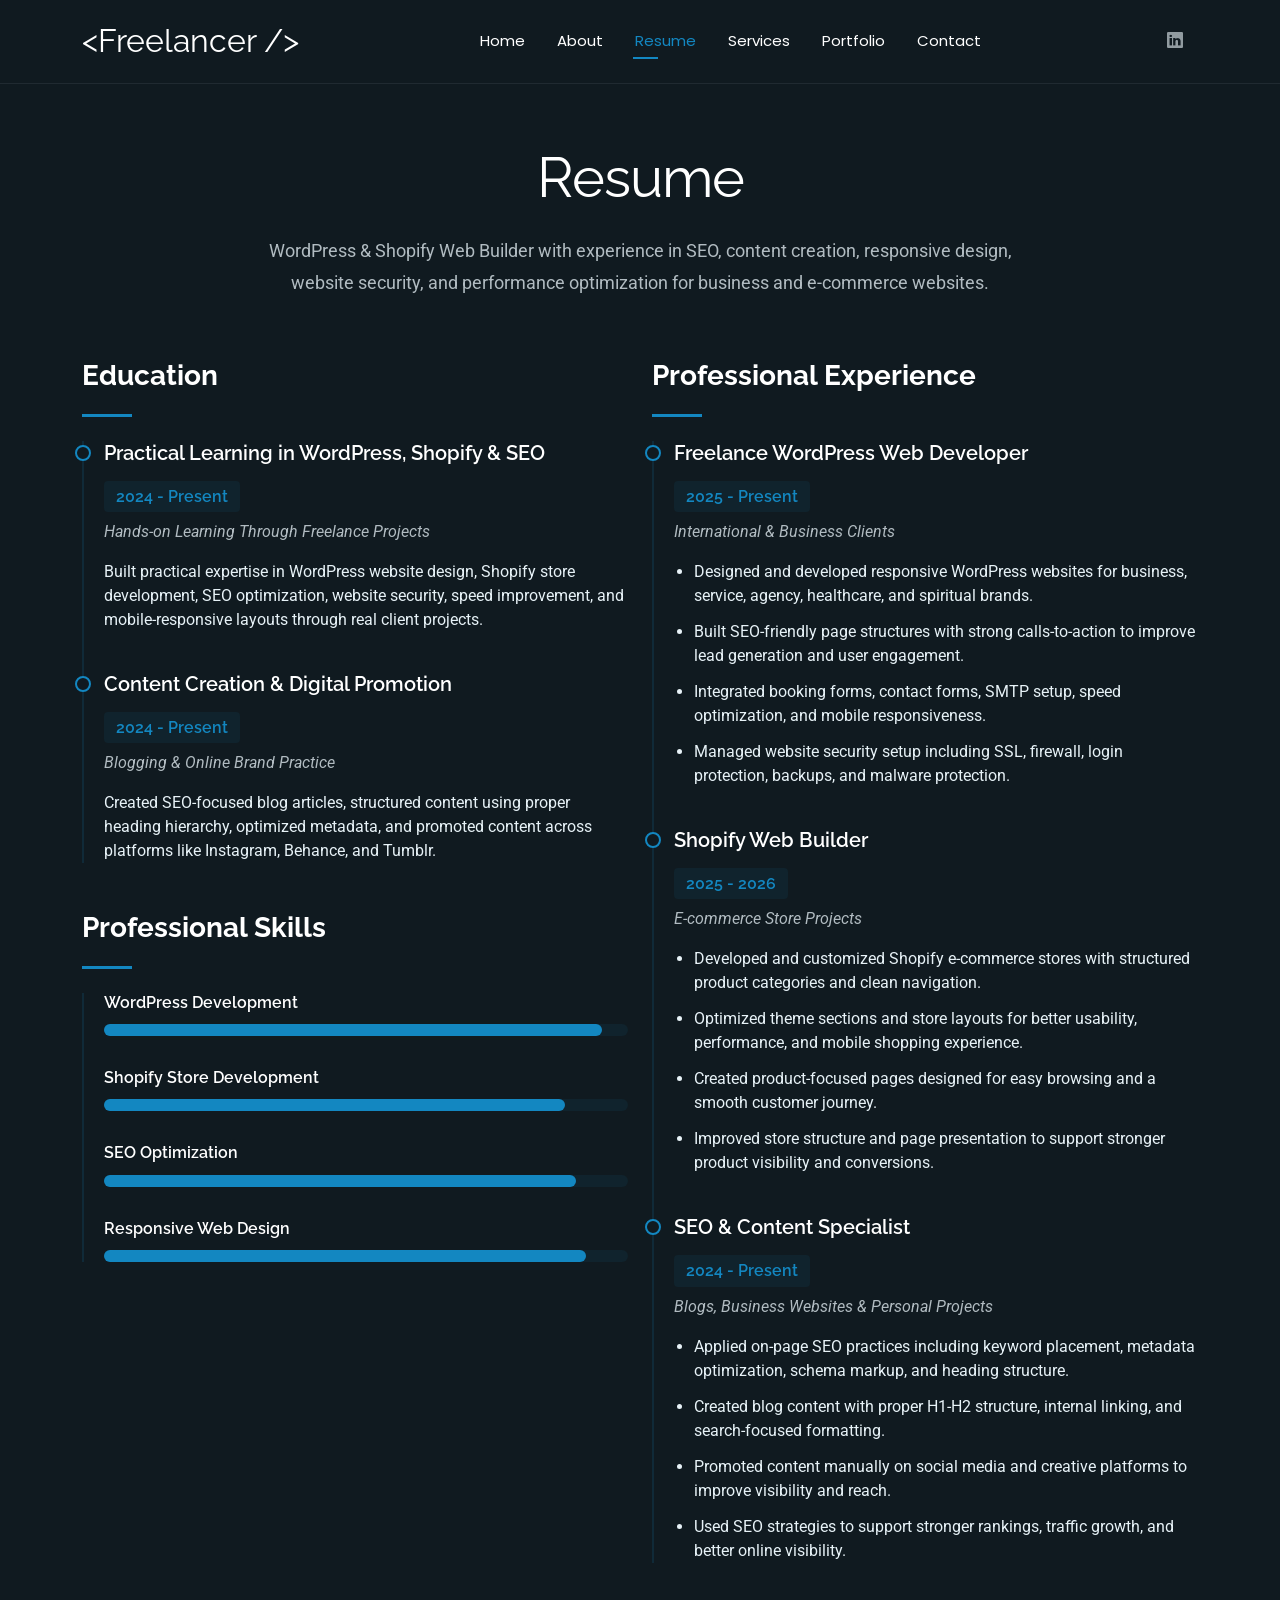
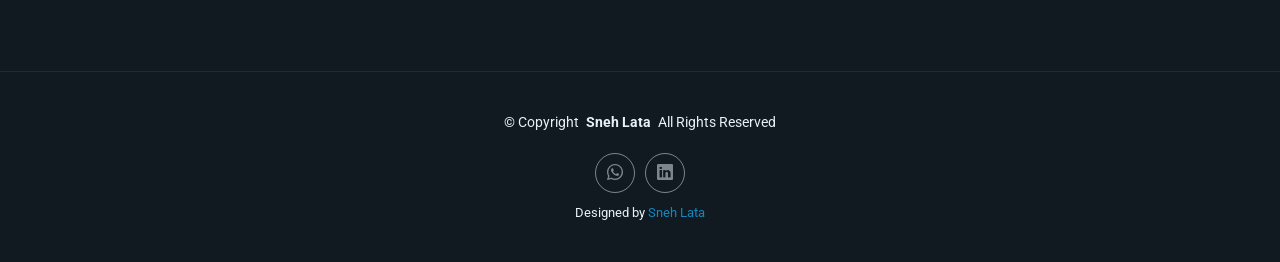
<file: resume.html>
<!DOCTYPE html>
<html lang="en">


<!-- Mirrored from bootstrapmade.com/content/demo/FolioOne/resume.html by HTTrack Website Copier/3.x [XR&CO'2014], Sat, 21 Mar 2026 08:17:38 GMT -->

<head>
  <meta charset="utf-8">
  <meta content="width=device-width, initial-scale=1.0" name="viewport">
<title>Sneh Lata | Freelancer Web Developer Portfolio</title>
  <meta name="description" content="">
  <meta name="keywords" content="">

  <meta name="robots" content="noindex, nofollow">

  <!-- Favicons -->
  <link href="assets/img/profile/profile.jpeg" rel="icon">
  <link href="assets/img/profile/profile.jpeg" rel="apple-touch-icon">

  <!-- Fonts -->
  <link href="https://fonts.googleapis.com/" rel="preconnect">
  <link href="https://fonts.gstatic.com/" rel="preconnect" crossorigin>
  <link
    href="https://fonts.googleapis.com/css2?family=Roboto:ital,wght@0,100;0,300;0,400;0,500;0,700;0,900;1,100;1,300;1,400;1,500;1,700;1,900&amp;family=Poppins:ital,wght@0,100;0,200;0,300;0,400;0,500;0,600;0,700;0,800;0,900;1,100;1,200;1,300;1,400;1,500;1,600;1,700;1,800;1,900&amp;family=Raleway:ital,wght@0,100;0,200;0,300;0,400;0,500;0,600;0,700;0,800;0,900;1,100;1,200;1,300;1,400;1,500;1,600;1,700;1,800;1,900&amp;display=swap"
    rel="stylesheet">

  <!-- Vendor CSS Files -->
  <link href="./vendors/bootstrap/css/bootstrap.min.css" rel="stylesheet">
  <link href="./vendors/bootstrap-icons/bootstrap-icons.css" rel="stylesheet">
  <link href="./vendors/aos/aos.css" rel="stylesheet">
  <link href="./vendors/swiper/swiper-bundle.min.css" rel="stylesheet">
  <link href="./vendors/glightbox/css/glightbox.min.css" rel="stylesheet">

  <!-- Main CSS File -->
  <link href="assets/css/main.css" rel="stylesheet">


</head>

<body class="resume-page">

 <header id="header" class="header d-flex align-items-center light-background sticky-top">
    <div class="container position-relative d-flex align-items-center justify-content-between">

      <a href="#" class="logo d-flex align-items-center me-auto me-xl-0">

        <h1 class="sitename">&lt;Freelancer /&gt;</h1>
      </a>

      <nav id="navmenu" class="navmenu">
        <ul>
          <li><a href="index.html" class="active">Home</a></li>
          <li><a href="about.html">About</a></li>
          <li><a href="resume.html">Resume</a></li>
          <li><a href="services.html">Services</a></li>
          <li><a href="portfolio.html">Portfolio</a></li>

          <li><a href="contact.html">Contact</a></li>
        </ul>
        <i class="mobile-nav-toggle d-xl-none bi bi-list"></i>
      </nav>

      <div class="header-social-links">

        <a href="https://www.linkedin.com/in/sneh-lata959/" target="_blank" class="linkedin"><i class="bi bi-linkedin"></i></a>
      </div>

    </div>
  </header>

<main class="main">

  <!-- Resume Section -->
  <section id="resume" class="resume section">

    <!-- Section Title -->
    <div class="container section-title" data-aos="fade-up">
      <h2>Resume</h2>
      <p>WordPress & Shopify Web Builder with experience in SEO, content creation, responsive design, website security, and performance optimization for business and e-commerce websites.</p>
    </div><!-- End Section Title -->

    <div class="container" data-aos="fade-up" data-aos-delay="100">

      <div class="row">
        <div class="col-lg-6">

          <!-- Education Section -->
          <div class="resume-item" data-aos="fade-up">
            <h3 class="resume-title">Education</h3>

            <div class="resume-content">
              <article class="education-item">
                <h4>Practical Learning in WordPress, Shopify & SEO</h4>
                <h5>2024 - Present</h5>
                <p class="institution"><em>Hands-on Learning Through Freelance Projects</em></p>
                <p>Built practical expertise in WordPress website design, Shopify store development, SEO optimization, website security, speed improvement, and mobile-responsive layouts through real client projects.</p>
              </article>

              <article class="education-item">
                <h4>Content Creation & Digital Promotion</h4>
                <h5>2024 - Present</h5>
                <p class="institution"><em>Blogging & Online Brand Practice</em></p>
                <p>Created SEO-focused blog articles, structured content using proper heading hierarchy, optimized metadata, and promoted content across platforms like Instagram, Behance, and Tumblr.</p>
              </article>
            </div>
          </div><!-- End Education Section -->

          <!-- Professional Skills Section -->
          <div class="resume-item skills-animation" data-aos="fade-up">
            <h3 class="resume-title">Professional Skills</h3>

            <div class="resume-content">
              <div class="skill-item">
                <h4>WordPress Development</h4>
                <div class="progress">
                  <div class="progress-bar" role="progressbar" aria-valuenow="95" aria-valuemin="0"
                    aria-valuemax="100"></div>
                </div>
              </div>

              <div class="skill-item">
                <h4>Shopify Store Development</h4>
                <div class="progress">
                  <div class="progress-bar" role="progressbar" aria-valuenow="88" aria-valuemin="0"
                    aria-valuemax="100"></div>
                </div>
              </div>

              <div class="skill-item">
                <h4>SEO Optimization</h4>
                <div class="progress">
                  <div class="progress-bar" role="progressbar" aria-valuenow="90" aria-valuemin="0"
                    aria-valuemax="100"></div>
                </div>
              </div>

              <div class="skill-item">
                <h4>Responsive Web Design</h4>
                <div class="progress">
                  <div class="progress-bar" role="progressbar" aria-valuenow="92" aria-valuemin="0"
                    aria-valuemax="100"></div>
                </div>
              </div>
            </div>
          </div><!-- End Professional Skills Section -->
        </div>

        <div class="col-lg-6">
          <!-- Experience Section -->
          <div class="resume-item" data-aos="fade-up" data-aos-delay="100">
            <h3 class="resume-title">Professional Experience</h3>

            <div class="resume-content">
              <article class="experience-item">
                <h4>Freelance WordPress Web Developer</h4>
                <h5>2025 - Present</h5>
                <p class="company"><em>International & Business Clients</em></p>
                <ul>
                  <li>Designed and developed responsive WordPress websites for business, service, agency, healthcare, and spiritual brands.</li>
                  <li>Built SEO-friendly page structures with strong calls-to-action to improve lead generation and user engagement.</li>
                  <li>Integrated booking forms, contact forms, SMTP setup, speed optimization, and mobile responsiveness.</li>
                  <li>Managed website security setup including SSL, firewall, login protection, backups, and malware protection.</li>
                </ul>
              </article>

              <article class="experience-item">
                <h4>Shopify Web Builder</h4>
                <h5>2025 - 2026</h5>
                <p class="company"><em>E-commerce Store Projects</em></p>
                <ul>
                  <li>Developed and customized Shopify e-commerce stores with structured product categories and clean navigation.</li>
                  <li>Optimized theme sections and store layouts for better usability, performance, and mobile shopping experience.</li>
                  <li>Created product-focused pages designed for easy browsing and a smooth customer journey.</li>
                  <li>Improved store structure and page presentation to support stronger product visibility and conversions.</li>
                </ul>
              </article>

              <article class="experience-item">
                <h4>SEO & Content Specialist</h4>
                <h5>2024 - Present</h5>
                <p class="company"><em>Blogs, Business Websites & Personal Projects</em></p>
                <ul>
                  <li>Applied on-page SEO practices including keyword placement, metadata optimization, schema markup, and heading structure.</li>
                  <li>Created blog content with proper H1-H2 structure, internal linking, and search-focused formatting.</li>
                  <li>Promoted content manually on social media and creative platforms to improve visibility and reach.</li>
                  <li>Used SEO strategies to support stronger rankings, traffic growth, and better online visibility.</li>
                </ul>
              </article>
            </div>
          </div><!-- End Experience Section -->
        </div>
      </div>

    </div>

  </section><!-- /Resume Section -->

</main>

  <footer id="footer" class="footer">

    <div class="container">
      <div class="copyright text-center">
        <p>© <span>Copyright</span> <strong class="px-1 sitename">Sneh Lata</strong> <span>All Rights Reserved</span>
        </p>
      </div>

      <div class="social-links d-flex justify-content-center">
        <a href="https://wa.me/917597011821" target="_blank" rel="noopener noreferrer">
          <i class="bi bi-whatsapp"></i>
        </a>
        <a href="https://www.linkedin.com/in/sneh-lata959/" target="_blank"><i class="bi bi-linkedin"></i></a>
      </div>

      <div class="credits">
        Designed by <a href="#">Sneh Lata</a>
      </div>
    </div>

  </footer>

  <!-- Scroll Top -->
  <a href="#" id="scroll-top" class="scroll-top d-flex align-items-center justify-content-center"><i
      class="bi bi-arrow-up-short"></i></a>

  <!-- Preloader -->
  <div id="preloader"></div>

  <script id="sjg3x2">
  const currentPage = window.location.pathname.split("/").pop();

  const navLinks = document.querySelectorAll("#navmenu ul li a");

  navLinks.forEach(link => {
    const linkPage = link.getAttribute("href");

    if (linkPage === currentPage) {
      link.classList.add("active");
    } else {
      link.classList.remove("active");
    }
  });
</script>

  <!-- Vendor JS Files -->
  <script src="./vendors/bootstrap/js/bootstrap.bundle.min.js"></script>
  <script src="./vendors/php-email-form/validate.js"></script>
  <script src="./vendors/aos/aos.js"></script>
  <script src="./vendors/typed.js/typed.umd.js"></script>
  <script src="./vendors/waypoints/noframework.waypoints.js"></script>
  <script src="./vendors/purecounter/purecounter_vanilla.js"></script>
  <script src="./vendors/swiper/swiper-bundle.min.js"></script>
  <script src="./vendors/imagesloaded/imagesloaded.pkgd.min.js"></script>
  <script src="./vendors/isotope-layout/isotope.pkgd.min.js"></script>
  <script src="./vendors/glightbox/js/glightbox.min.js"></script>

  <!-- Main JS File -->
  <script src="assets/js/main.js"></script>

  <script defer src="https://static.cloudflareinsights.com/beacon.min.js/v8c78df7c7c0f484497ecbca7046644da1771523124516"
    integrity="sha512-8DS7rgIrAmghBFwoOTujcf6D9rXvH8xm8JQ1Ja01h9QX8EzXldiszufYa4IFfKdLUKTTrnSFXLDkUEOTrZQ8Qg=="
    data-cf-beacon='{"version":"2024.11.0","token":"68c5ca450bae485a842ff76066d69420","server_timing":{"name":{"cfCacheStatus":true,"cfEdge":true,"cfExtPri":true,"cfL4":true,"cfOrigin":true,"cfSpeedBrain":true},"location_startswith":null}}'
    crossorigin="anonymous"></script>
</body>


<!-- Mirrored from bootstrapmade.com/content/demo/FolioOne/resume.html by HTTrack Website Copier/3.x [XR&CO'2014], Sat, 21 Mar 2026 08:17:38 GMT -->

</html>
</file>
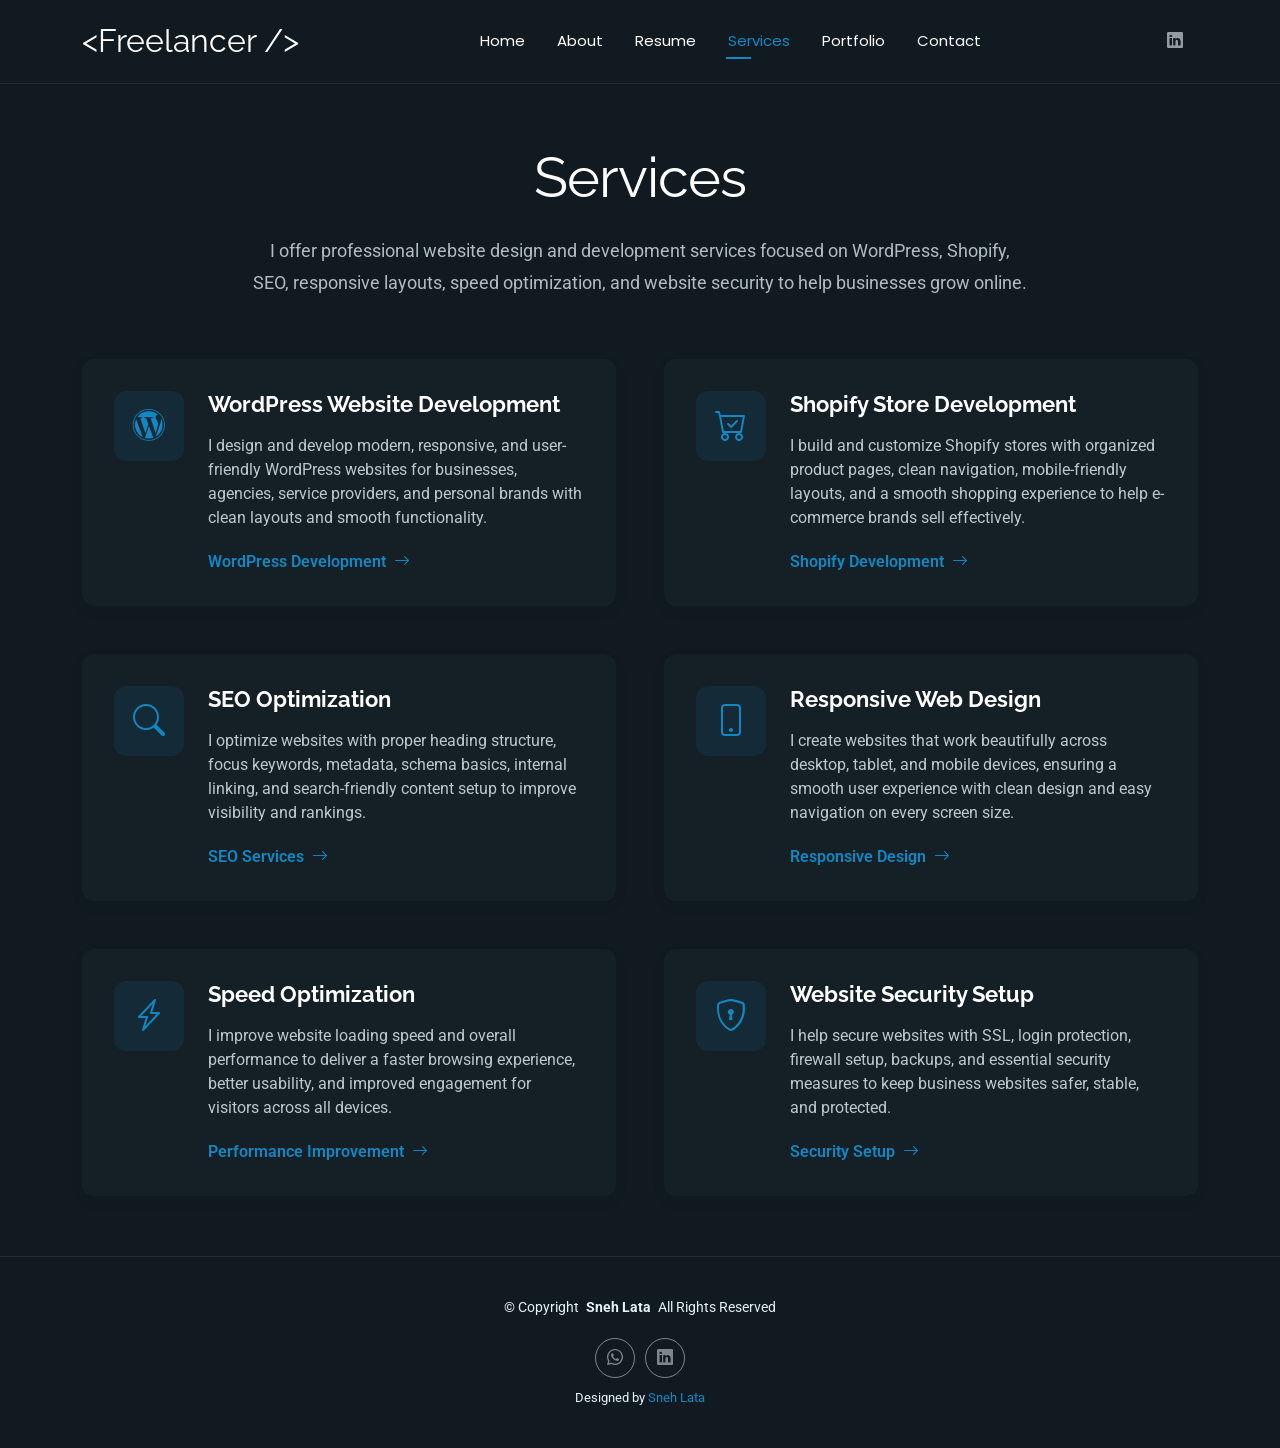
<file: services.html>
<!DOCTYPE html>
<html lang="en">


<!-- Mirrored from bootstrapmade.com/content/demo/FolioOne/services.html by HTTrack Website Copier/3.x [XR&CO'2014], Sat, 21 Mar 2026 08:17:38 GMT -->

<head>
  <meta charset="utf-8">
  <meta content="width=device-width, initial-scale=1.0" name="viewport">
<title>Sneh Lata | Freelancer Web Developer Portfolio</title>
  <meta name="description" content="">
  <meta name="keywords" content="">

  <meta name="robots" content="noindex, nofollow">

  <!-- Favicons -->
  <link href="assets/img/profile/profile.jpeg" rel="icon">
  <link href="assets/img/profile/profile.jpeg" rel="apple-touch-icon">

  <!-- Fonts -->
  <link href="https://fonts.googleapis.com/" rel="preconnect">
  <link href="https://fonts.gstatic.com/" rel="preconnect" crossorigin>
  <link
    href="https://fonts.googleapis.com/css2?family=Roboto:ital,wght@0,100;0,300;0,400;0,500;0,700;0,900;1,100;1,300;1,400;1,500;1,700;1,900&amp;family=Poppins:ital,wght@0,100;0,200;0,300;0,400;0,500;0,600;0,700;0,800;0,900;1,100;1,200;1,300;1,400;1,500;1,600;1,700;1,800;1,900&amp;family=Raleway:ital,wght@0,100;0,200;0,300;0,400;0,500;0,600;0,700;0,800;0,900;1,100;1,200;1,300;1,400;1,500;1,600;1,700;1,800;1,900&amp;display=swap"
    rel="stylesheet">

  <!-- Vendor CSS Files -->
  <link href="./vendors/bootstrap/css/bootstrap.min.css" rel="stylesheet">
  <link href="./vendors/bootstrap-icons/bootstrap-icons.css" rel="stylesheet">
  <link href="./vendors/aos/aos.css" rel="stylesheet">
  <link href="./vendors/swiper/swiper-bundle.min.css" rel="stylesheet">
  <link href="./vendors/glightbox/css/glightbox.min.css" rel="stylesheet">

  <!-- Main CSS File -->
  <link href="assets/css/main.css" rel="stylesheet">

</head>

<body class="services-page">

  <header id="header" class="header d-flex align-items-center light-background sticky-top">
    <div class="container position-relative d-flex align-items-center justify-content-between">

      <a href="#" class="logo d-flex align-items-center me-auto me-xl-0">

        <h1 class="sitename">&lt;Freelancer /&gt;</h1>
      </a>

      <nav id="navmenu" class="navmenu">
        <ul>
          <li><a href="index.html" class="active">Home</a></li>
          <li><a href="about.html">About</a></li>
          <li><a href="resume.html">Resume</a></li>
          <li><a href="services.html">Services</a></li>
          <li><a href="portfolio.html">Portfolio</a></li>

          <li><a href="contact.html">Contact</a></li>
        </ul>
        <i class="mobile-nav-toggle d-xl-none bi bi-list"></i>
      </nav>

      <div class="header-social-links">

        <a href="https://www.linkedin.com/in/sneh-lata959/" target="_blank" class="linkedin"><i
            class="bi bi-linkedin"></i></a>
      </div>

    </div>
  </header>

  <main class="main">

    <!-- Services Section -->
    <section id="services" class="services section">

      <!-- Section Title -->
      <div class="container section-title" data-aos="fade-up">
        <h2>Services</h2>
        <p>I offer professional website design and development services focused on WordPress, Shopify, SEO, responsive
          layouts, speed optimization, and website security to help businesses grow online.</p>
      </div><!-- End Section Title -->

      <div class="container" data-aos="fade-up" data-aos-delay="100">

        <div class="row justify-content-center g-5">

          <div class="col-md-6" data-aos="fade-right" data-aos-delay="100">
            <div class="service-item">
              <div class="service-icon">
                <i class="bi bi-wordpress"></i>
              </div>
              <div class="service-content">
                <h3>WordPress Website Development</h3>
                <p>I design and develop modern, responsive, and user-friendly WordPress websites for businesses,
                  agencies, service providers, and personal brands with clean layouts and smooth functionality.</p>
                <a class="service-link">
                  <span>WordPress Development</span>
                  <i class="bi bi-arrow-right"></i>
                </a>
              </div>
            </div>
          </div><!-- End Service Item -->

          <div class="col-md-6" data-aos="fade-left" data-aos-delay="100">
            <div class="service-item">
              <div class="service-icon">
                <i class="bi bi-cart-check"></i>
              </div>
              <div class="service-content">
                <h3>Shopify Store Development</h3>
                <p>I build and customize Shopify stores with organized product pages, clean navigation, mobile-friendly
                  layouts, and a smooth shopping experience to help e-commerce brands sell effectively.</p>
                <a class="service-link">
                  <span>Shopify Development</span>
                  <i class="bi bi-arrow-right"></i>
                </a>
              </div>
            </div>
          </div><!-- End Service Item -->

          <div class="col-md-6" data-aos="fade-right" data-aos-delay="200">
            <div class="service-item">
              <div class="service-icon">
                <i class="bi bi-search"></i>
              </div>
              <div class="service-content">
                <h3>SEO Optimization</h3>
                <p>I optimize websites with proper heading structure, focus keywords, metadata, schema basics, internal
                  linking, and search-friendly content setup to improve visibility and rankings.</p>
                <a class="service-link">
                  <span>SEO Services</span>
                  <i class="bi bi-arrow-right"></i>
                </a>
              </div>
            </div>
          </div><!-- End Service Item -->

          <div class="col-md-6" data-aos="fade-left" data-aos-delay="200">
            <div class="service-item">
              <div class="service-icon">
                <i class="bi bi-phone"></i>
              </div>
              <div class="service-content">
                <h3>Responsive Web Design</h3>
                <p>I create websites that work beautifully across desktop, tablet, and mobile devices, ensuring a smooth
                  user experience with clean design and easy navigation on every screen size.</p>
                <a class="service-link">
                  <span>Responsive Design</span>
                  <i class="bi bi-arrow-right"></i>
                </a>
              </div>
            </div>
          </div><!-- End Service Item -->

          <div class="col-md-6" data-aos="fade-right" data-aos-delay="300">
            <div class="service-item">
              <div class="service-icon">
                <i class="bi bi-lightning-charge"></i>
              </div>
              <div class="service-content">
                <h3>Speed Optimization</h3>
                <p>I improve website loading speed and overall performance to deliver a faster browsing experience,
                  better usability, and improved engagement for visitors across all devices.</p>
                <a class="service-link">
                  <span>Performance Improvement</span>
                  <i class="bi bi-arrow-right"></i>
                </a>
              </div>
            </div>
          </div><!-- End Service Item -->

          <div class="col-md-6" data-aos="fade-left" data-aos-delay="300">
            <div class="service-item">
              <div class="service-icon">
                <i class="bi bi-shield-lock"></i>
              </div>
              <div class="service-content">
                <h3>Website Security Setup</h3>
                <p>I help secure websites with SSL, login protection, firewall setup, backups, and essential security
                  measures to keep business websites safer, stable, and protected.</p>
                <a class="service-link">
                  <span>Security Setup</span>
                  <i class="bi bi-arrow-right"></i>
                </a>
              </div>
            </div>
          </div><!-- End Service Item -->

        </div>

      </div>

    </section><!-- /Services Section -->

  </main>

  <footer id="footer" class="footer">

    <div class="container">
      <div class="copyright text-center">
        <p>© <span>Copyright</span> <strong class="px-1 sitename">Sneh Lata</strong> <span>All Rights Reserved</span>
        </p>
      </div>

      <div class="social-links d-flex justify-content-center">
        <a href="https://wa.me/917597011821" target="_blank" rel="noopener noreferrer">
          <i class="bi bi-whatsapp"></i>
        </a>
        <a href="https://www.linkedin.com/in/sneh-lata959/" target="_blank"><i class="bi bi-linkedin"></i></a>
      </div>

      <div class="credits">
        Designed by <a href="#">Sneh Lata</a>
      </div>
    </div>

  </footer>

  <!-- Scroll Top -->
  <a href="#" id="scroll-top" class="scroll-top d-flex align-items-center justify-content-center"><i
      class="bi bi-arrow-up-short"></i></a>

  <!-- Preloader -->
  <div id="preloader"></div>

  <script id="sjg3x2">
    const currentPage = window.location.pathname.split("/").pop();

    const navLinks = document.querySelectorAll("#navmenu ul li a");

    navLinks.forEach(link => {
      const linkPage = link.getAttribute("href");

      if (linkPage === currentPage) {
        link.classList.add("active");
      } else {
        link.classList.remove("active");
      }
    });
  </script>

  <!-- Vendor JS Files -->
  <script src="./vendors/bootstrap/js/bootstrap.bundle.min.js"></script>
  <script src="./vendors/php-email-form/validate.js"></script>
  <script src="./vendors/aos/aos.js"></script>
  <script src="./vendors/typed.js/typed.umd.js"></script>
  <script src="./vendors/waypoints/noframework.waypoints.js"></script>
  <script src="./vendors/purecounter/purecounter_vanilla.js"></script>
  <script src="./vendors/swiper/swiper-bundle.min.js"></script>
  <script src="./vendors/imagesloaded/imagesloaded.pkgd.min.js"></script>
  <script src="./vendors/isotope-layout/isotope.pkgd.min.js"></script>
  <script src="./vendors/glightbox/js/glightbox.min.js"></script>

  <!-- Main JS File -->
  <script src="assets/js/main.js"></script>

  <script defer src="https://static.cloudflareinsights.com/beacon.min.js/v8c78df7c7c0f484497ecbca7046644da1771523124516"
    integrity="sha512-8DS7rgIrAmghBFwoOTujcf6D9rXvH8xm8JQ1Ja01h9QX8EzXldiszufYa4IFfKdLUKTTrnSFXLDkUEOTrZQ8Qg=="
    data-cf-beacon='{"version":"2024.11.0","token":"68c5ca450bae485a842ff76066d69420","server_timing":{"name":{"cfCacheStatus":true,"cfEdge":true,"cfExtPri":true,"cfL4":true,"cfOrigin":true,"cfSpeedBrain":true},"location_startswith":null}}'
    crossorigin="anonymous"></script>
</body>


<!-- Mirrored from bootstrapmade.com/content/demo/FolioOne/services.html by HTTrack Website Copier/3.x [XR&CO'2014], Sat, 21 Mar 2026 08:17:39 GMT -->

</html>
</file>
<file: assets/css/main.css>
/**
* Template Name: FolioOne
* Template URL: https://bootstrapmade.com/folioone-bootstrap-portfolio-website-template/
* Updated: Aug 23 2025 with Bootstrap v5.3.7
* Author: BootstrapMade.com
* License: https://bootstrapmade.com/license/
*/

/*--------------------------------------------------------------
# Font & Color Variables
# Help: https://bootstrapmade.com/color-system/
--------------------------------------------------------------*/
/* Fonts */
:root {
  --default-font: "Roboto",  system-ui, -apple-system, "Segoe UI", Roboto, "Helvetica Neue", Arial, "Noto Sans", "Liberation Sans", sans-serif, "Apple Color Emoji", "Segoe UI Emoji", "Segoe UI Symbol", "Noto Color Emoji";
  --heading-font: "Raleway",  sans-serif;
  --nav-font: "Poppins",  sans-serif;
}

/* Global Colors - The following color variables are used throughout the website. Updating them here will change the color scheme of the entire website */
:root { 
  --background-color: #101a20; /* Background color for the entire website, including individual sections */
  --default-color: #e7f2f7; /* Default color used for the majority of the text content across the entire website */
  --heading-color: #ffffff; /* Color for headings, subheadings and title throughout the website */
  --accent-color: #1387c1; /* Accent color that represents your brand on the website. It's used for buttons, links, and other elements that need to stand out */
  --surface-color: #141f26; /* The surface color is used as a background of boxed elements within sections, such as cards, icon boxes, or other elements that require a visual separation from the global background. */
  --contrast-color: #ffffff; /* Contrast color for text, ensuring readability against backgrounds of accent, heading, or default colors. */
}

/* Nav Menu Colors - The following color variables are used specifically for the navigation menu. They are separate from the global colors to allow for more customization options */
:root {
  --nav-color: #ffffff;  /* The default color of the main navmenu links */
  --nav-hover-color: #1387c1; /* Applied to main navmenu links when they are hovered over or active */
  --nav-mobile-background-color: #213642; /* Used as the background color for mobile navigation menu */
  --nav-dropdown-background-color: #051117; /* Used as the background color for dropdown items that appear when hovering over primary navigation items */
  --nav-dropdown-color: #e7f2f7; /* Used for navigation links of the dropdown items in the navigation menu. */
  --nav-dropdown-hover-color: #1387c1; /* Similar to --nav-hover-color, this color is applied to dropdown navigation links when they are hovered over. */
}

/* Color Presets - These classes override global colors when applied to any section or element, providing reuse of the sam color scheme. */

.light-background {
  --background-color: #142027;
  --surface-color: #325264;
}

.dark-background {
  --background-color: #0b1419;
  --default-color: #ffffff;
  --heading-color: #ffffff;
  --surface-color: #252525;
  --contrast-color: #ffffff;
}

/* Smooth scroll */
:root {
  scroll-behavior: smooth;
}

/*--------------------------------------------------------------
# General Styling & Shared Classes
--------------------------------------------------------------*/
body {
  color: var(--default-color);
  background-color: var(--background-color);
  font-family: var(--default-font);
}

a {
  color: var(--accent-color);
  text-decoration: none;
  transition: 0.3s;
}

a:hover {
  color: color-mix(in srgb, var(--accent-color), transparent 25%);
  text-decoration: none;
}

h1,
h2,
h3,
h4,
h5,
h6 {
  color: var(--heading-color);
  font-family: var(--heading-font);
}

/* PHP Email Form Messages
------------------------------*/
.php-email-form .error-message {
  display: none;
  background: #df1529;
  color: #ffffff;
  text-align: left;
  padding: 15px;
  margin-bottom: 24px;
  font-weight: 600;
}

.php-email-form .sent-message {
  display: none;
  color: #ffffff;
  background: #059652;
  text-align: center;
  padding: 15px;
  margin-bottom: 24px;
  font-weight: 600;
}

.php-email-form .loading {
  display: none;
  background: var(--surface-color);
  text-align: center;
  padding: 15px;
  margin-bottom: 24px;
}

.php-email-form .loading:before {
  content: "";
  display: inline-block;
  border-radius: 50%;
  width: 24px;
  height: 24px;
  margin: 0 10px -6px 0;
  border: 3px solid var(--accent-color);
  border-top-color: var(--surface-color);
  animation: php-email-form-loading 1s linear infinite;
}

@keyframes php-email-form-loading {
  0% {
    transform: rotate(0deg);
  }

  100% {
    transform: rotate(360deg);
  }
}

/*--------------------------------------------------------------
# Global Header
--------------------------------------------------------------*/
.header {
  --background-color: rgba(255, 255, 255, 0);
  color: var(--default-color);
  background-color: var(--background-color);
  padding: 15px 0;
  transition: all 0.5s;
  z-index: 997;
  border-bottom: 1px solid color-mix(in srgb, var(--default-color), transparent 92%);
}

.header .logo {
  line-height: 1;
}

.header .logo img {
  max-height: 36px;
  margin-right: 8px;
}

.header .logo h1 {
  font-size: 32px;
  margin: 0;
  font-weight: 400;
  color: var(--heading-color);
}

.header .header-social-links {
  padding-right: 15px;
}

.header .header-social-links a {
  color: color-mix(in srgb, var(--default-color), transparent 40%);
  padding-left: 6px;
  display: inline-block;
  transition: 0.3s;
  font-size: 16px;
}

.header .header-social-links a:hover {
  color: var(--default-color);
}

.header .header-social-links a i {
  line-height: 0px;
}

@media (max-width: 1200px) {
  .header .logo {
    order: 1;
  }

  .header .header-social-links {
    order: 2;
  }

  .header .navmenu {
    order: 3;
  }
}

/* Global Header on Scroll
------------------------------*/
.scrolled .header {
  --background-color: rgba(16, 26, 32, 0.9);
}

/*--------------------------------------------------------------
# Navigation Menu
--------------------------------------------------------------*/
/* Desktop Navigation */
@media (min-width: 1200px) {
  .navmenu {
    padding: 0;
  }

  .navmenu ul {
    margin: 0;
    padding: 0;
    display: flex;
    list-style: none;
    align-items: center;
  }

  .navmenu li {
    position: relative;
  }

  .navmenu>ul>li {
    white-space: nowrap;
    padding: 15px 28px 15px 0;
  }

  .navmenu>ul>li:last-child {
    padding-right: 0;
  }

  .navmenu a,
  .navmenu a:focus {
    color: var(--nav-color);
    font-size: 15px;
    padding: 0 2px;
    font-family: var(--nav-font);
    font-weight: 400;
    display: flex;
    align-items: center;
    justify-content: space-between;
    white-space: nowrap;
    transition: 0.3s;
    position: relative;
  }

  .navmenu a i,
  .navmenu a:focus i {
    font-size: 12px;
    line-height: 0;
    margin-left: 5px;
    transition: 0.3s;
  }

  .navmenu>ul>li>a:before {
    content: "";
    position: absolute;
    height: 2px;
    bottom: -6px;
    left: 0;
    background-color: var(--nav-hover-color);
    visibility: hidden;
    width: 0px;
    transition: all 0.3s ease-in-out 0s;
  }

  .navmenu a:hover:before,
  .navmenu li:hover>a:before,
  .navmenu .active:before {
    visibility: visible;
    width: 25px;
  }

  .navmenu li:hover>a,
  .navmenu .active,
  .navmenu .active:focus {
    color: var(--nav-hover-color);
  }

  .navmenu .dropdown ul {
    margin: 0;
    padding: 10px 0;
    background: var(--nav-dropdown-background-color);
    display: block;
    position: absolute;
    visibility: hidden;
    left: -5px;
    top: 130%;
    opacity: 0;
    transition: 0.3s;
    border-radius: 4px;
    z-index: 99;
    box-shadow: 0px 0px 30px rgba(0, 0, 0, 0.1);
  }

  .navmenu .dropdown ul li {
    min-width: 200px;
  }

  .navmenu .dropdown ul a {
    padding: 10px 20px;
    font-size: 15px;
    text-transform: none;
    color: var(--nav-dropdown-color);
  }

  .navmenu .dropdown ul a i {
    font-size: 12px;
  }

  .navmenu .dropdown ul a:hover,
  .navmenu .dropdown ul .active:hover,
  .navmenu .dropdown ul li:hover>a {
    color: var(--nav-dropdown-hover-color);
  }

  .navmenu .dropdown:hover>ul {
    opacity: 1;
    top: 100%;
    visibility: visible;
  }

  .navmenu .dropdown .dropdown ul {
    top: 0;
    left: -90%;
    visibility: hidden;
  }

  .navmenu .dropdown .dropdown:hover>ul {
    opacity: 1;
    top: 0;
    left: -100%;
    visibility: visible;
  }
}

/* Mobile Navigation */
@media (max-width: 1199px) {
  .mobile-nav-toggle {
    color: var(--nav-color);
    font-size: 28px;
    line-height: 0;
    margin-right: 10px;
    cursor: pointer;
    transition: color 0.3s;
  }

  .navmenu {
    padding: 0;
    z-index: 9997;
  }

  .navmenu ul {
    display: none;
    list-style: none;
    position: absolute;
    inset: 60px 20px 20px 20px;
    padding: 10px 0;
    margin: 0;
    border-radius: 6px;
    background-color: var(--nav-mobile-background-color);
    border: 1px solid color-mix(in srgb, var(--default-color), transparent 90%);
    box-shadow: none;
    overflow-y: auto;
    transition: 0.3s;
    z-index: 9998;
  }

  .navmenu a,
  .navmenu a:focus {
    color: var(--nav-dropdown-color);
    padding: 10px 20px;
    font-family: var(--nav-font);
    font-size: 17px;
    font-weight: 500;
    display: flex;
    align-items: center;
    justify-content: space-between;
    white-space: nowrap;
    transition: 0.3s;
  }

  .navmenu a i,
  .navmenu a:focus i {
    font-size: 12px;
    line-height: 0;
    margin-left: 5px;
    width: 30px;
    height: 30px;
    display: flex;
    align-items: center;
    justify-content: center;
    border-radius: 50%;
    transition: 0.3s;
    background-color: color-mix(in srgb, var(--accent-color), transparent 90%);
  }

  .navmenu a i:hover,
  .navmenu a:focus i:hover {
    background-color: var(--accent-color);
    color: var(--contrast-color);
  }

  .navmenu a:hover,
  .navmenu .active,
  .navmenu .active:focus {
    color: var(--nav-dropdown-hover-color);
  }

  .navmenu .active i,
  .navmenu .active:focus i {
    background-color: var(--accent-color);
    color: var(--contrast-color);
    transform: rotate(180deg);
  }

  .navmenu .dropdown ul {
    position: static;
    display: none;
    z-index: 99;
    padding: 10px 0;
    margin: 10px 20px;
    background-color: var(--nav-dropdown-background-color);
    transition: all 0.5s ease-in-out;
  }

  .navmenu .dropdown ul ul {
    background-color: rgba(33, 37, 41, 0.1);
  }

  .navmenu .dropdown>.dropdown-active {
    display: block;
    background-color: rgba(33, 37, 41, 0.03);
  }

  .mobile-nav-active {
    overflow: hidden;
  }

  .mobile-nav-active .mobile-nav-toggle {
    color: #fff;
    position: absolute;
    font-size: 32px;
    top: 15px;
    right: 15px;
    margin-right: 0;
    z-index: 9999;
  }

  .mobile-nav-active .navmenu {
    position: fixed;
    overflow: hidden;
    inset: 0;
    background: rgba(33, 37, 41, 0.8);
    transition: 0.3s;
  }

  .mobile-nav-active .navmenu>ul {
    display: block;
  }
}

/*--------------------------------------------------------------
# Global Footer
--------------------------------------------------------------*/
.footer {
  color: var(--default-color);
  background-color: var(--background-color);
  font-size: 14px;
  padding: 40px 0;
  position: relative;
  border-top: 1px solid color-mix(in srgb, var(--default-color), transparent 92%);
}

.footer .copyright p {
  margin-bottom: 0;
}

.footer .social-links {
  margin-top: 20px;
}

.footer .social-links a {
  display: flex;
  align-items: center;
  justify-content: center;
  width: 40px;
  height: 40px;
  border-radius: 50%;
  border: 1px solid color-mix(in srgb, var(--default-color), transparent 50%);
  font-size: 16px;
  color: color-mix(in srgb, var(--default-color), transparent 50%);
  margin: 0 5px;
  transition: 0.3s;
}

.footer .social-links a:hover {
  color: var(--accent-color);
  border-color: var(--accent-color);
}

.footer .credits {
  margin-top: 10px;
  font-size: 13px;
  text-align: center;
}

/*--------------------------------------------------------------
# Preloader
--------------------------------------------------------------*/
#preloader {
  position: fixed;
  inset: 0;
  z-index: 9999;
  overflow: hidden;
  background-color: var(--background-color);
  transition: all 0.6s ease-out;
  width: 100%;
  height: 100vh;
}

#preloader:before,
#preloader:after {
  content: "";
  position: absolute;
  border: 4px solid var(--accent-color);
  border-radius: 50%;
  animation: animate-preloader 2s cubic-bezier(0, 0.2, 0.8, 1) infinite;
}

#preloader:after {
  animation-delay: -0.5s;
}

@keyframes animate-preloader {
  0% {
    width: 10px;
    height: 10px;
    top: calc(50% - 5px);
    left: calc(50% - 5px);
    opacity: 1;
  }

  100% {
    width: 72px;
    height: 72px;
    top: calc(50% - 36px);
    left: calc(50% - 36px);
    opacity: 0;
  }
}

/*--------------------------------------------------------------
# Scroll Top Button
--------------------------------------------------------------*/
.scroll-top {
  position: fixed;
  visibility: hidden;
  opacity: 0;
  right: 15px;
  bottom: -15px;
  z-index: 99999;
  background-color: var(--accent-color);
  width: 44px;
  height: 44px;
  border-radius: 50px;
  transition: all 0.4s;
}

.scroll-top i {
  font-size: 24px;
  color: var(--contrast-color);
  line-height: 0;
}

.scroll-top:hover {
  background-color: color-mix(in srgb, var(--accent-color), transparent 20%);
  color: var(--contrast-color);
}

.scroll-top.active {
  visibility: visible;
  opacity: 1;
  bottom: 15px;
}

/*--------------------------------------------------------------
# Disable aos animation delay on mobile devices
--------------------------------------------------------------*/
@media screen and (max-width: 768px) {
  [data-aos-delay] {
    transition-delay: 0 !important;
  }
}

/*--------------------------------------------------------------
# Global Page Titles & Breadcrumbs
--------------------------------------------------------------*/
.page-title {
  color: var(--default-color);
  background-color: var(--background-color);
  position: relative;
}

.page-title .heading {
  padding: 80px 0;
  border-top: 1px solid color-mix(in srgb, var(--default-color), transparent 90%);
}

.page-title .heading h1 {
  font-size: 38px;
  font-weight: 700;
}

.page-title nav {
  background-color: color-mix(in srgb, var(--default-color), transparent 96%);
  padding: 20px 0;
}

.page-title nav ol {
  display: flex;
  flex-wrap: wrap;
  list-style: none;
  padding: 0;
  margin: 0;
  font-size: 16px;
  font-weight: 400;
}

.page-title nav ol li+li {
  padding-left: 10px;
}

.page-title nav ol li+li::before {
  content: "/";
  display: inline-block;
  padding-right: 10px;
  color: color-mix(in srgb, var(--default-color), transparent 70%);
}

/*--------------------------------------------------------------
# Global Sections
--------------------------------------------------------------*/
section,
.section {
  color: var(--default-color);
  background-color: var(--background-color);
  padding: 60px 0;
  scroll-margin-top: 100px;
  overflow: clip;
}

@media (max-width: 1199px) {

  section,
  .section {
    scroll-margin-top: 66px;
  }
}

/*--------------------------------------------------------------
# Global Section Titles
--------------------------------------------------------------*/
.section-title {
  text-align: center;
  padding-bottom: 60px;
  position: relative;
}

.section-title h2 {
  font-size: 3.5rem;
  font-weight: 400;
  line-height: 1.2;
  color: var(--heading-color);
  margin-bottom: 1.5rem;
  letter-spacing: -1px;
}

@media (max-width: 768px) {
  .section-title h2 {
    font-size: 2.5rem;
  }
}

.section-title p {
  font-size: 1.125rem;
  line-height: 1.8;
  color: color-mix(in srgb, var(--default-color), transparent 25%);
  max-width: 900px;
  margin: 0 auto;
  text-wrap: balance;
}

/*--------------------------------------------------------------
# Hero Section
--------------------------------------------------------------*/
.hero {
  padding: 80px 0;
  min-height: 100vh;
  display: flex;
  align-items: center;
}

.hero .hero-content h1 {
  font-size: 3.5rem;
  font-weight: 700;
  margin-bottom: 1rem;
  line-height: 1.2;
}

.hero .hero-content h1 .highlight {
  color: var(--accent-color);
  position: relative;
}

.hero .hero-content h1 .highlight::after {
  content: "";
  position: absolute;
  bottom: 0;
  left: 0;
  width: 100%;
  height: 3px;
  background: linear-gradient(90deg, var(--accent-color), color-mix(in srgb, var(--accent-color), transparent 50%));
  border-radius: 2px;
}

@media (max-width: 768px) {
  .hero .hero-content h1 {
    font-size: 2.5rem;
  }
}

.hero .hero-content h2 {
  font-size: 1.5rem;
  font-weight: 400;
  margin-bottom: 2rem;
  color: color-mix(in srgb, var(--default-color), transparent 20%);
}

.hero .hero-content h2 .typed {
  color: var(--accent-color);
  font-weight: 600;
}

@media (max-width: 768px) {
  .hero .hero-content h2 {
    font-size: 1.25rem;
  }
}

.hero .hero-content p {
  font-size: 1.1rem;
  line-height: 1.6;
  margin-bottom: 2.5rem;
  color: color-mix(in srgb, var(--default-color), transparent 30%);
}

.hero .hero-actions {
  display: flex;
  gap: 1rem;
  margin-bottom: 3rem;
}

.hero .hero-actions .btn {
  padding: 12px 30px;
  border-radius: 50px;
  font-weight: 600;
  text-decoration: none;
  transition: all 0.3s ease;
  border: 2px solid;
}

.hero .hero-actions .btn.btn-primary {
  background: var(--accent-color);
  color: var(--contrast-color);
  border-color: var(--accent-color);
}

.hero .hero-actions .btn.btn-primary:hover {
  background: color-mix(in srgb, var(--accent-color), black 15%);
  border-color: color-mix(in srgb, var(--accent-color), black 15%);
  transform: translateY(-2px);
}

.hero .hero-actions .btn.btn-outline {
  background: transparent;
  color: var(--accent-color);
  border-color: var(--accent-color);
}

.hero .hero-actions .btn.btn-outline:hover {
  transform: translateY(-2px);
}

@media (max-width: 576px) {
  .hero .hero-actions {
    flex-direction: column;
  }

  .hero .hero-actions .btn {
    text-align: center;
  }
}

.hero .social-links {
  display: flex;
  gap: 1rem;
}

.hero .social-links a {
  width: 45px;
  height: 45px;
  background: var(--surface-color);
  border-radius: 50%;
  display: flex;
  align-items: center;
  justify-content: center;
  color: var(--default-color);
  font-size: 1.2rem;
  transition: all 0.3s ease;
}

.hero .social-links a:hover {
  background: var(--accent-color);
  color: var(--contrast-color);
  transform: translateY(-3px);
  box-shadow: 0 8px 25px color-mix(in srgb, var(--accent-color), transparent 70%);
}

.hero .hero-image {
  position: relative;
}

.hero .hero-image .image-wrapper {
  position: relative;
  max-width: 450px;
  margin: 0 auto;
}

.hero .hero-image .image-wrapper img {
  border-radius: 20px;
  box-shadow: 0 5px 15px color-mix(in srgb, var(--default-color), transparent 95%);
  transition: transform 0.3s ease;
}

.hero .hero-image .image-wrapper img:hover {
  transform: scale(1.02);
}

.hero .hero-image .floating-elements {
  position: absolute;
  top: 0;
  left: 0;
  right: 0;
  bottom: 0;
  pointer-events: none;
}

.hero .hero-image .floating-elements .floating-card {
  position: absolute;
  background: var(--surface-color);
  padding: 15px 20px;
  border-radius: 15px;
  box-shadow: 0 10px 30px color-mix(in srgb, var(--default-color), transparent 90%);
  display: flex;
  align-items: center;
  gap: 10px;
  font-weight: 600;
  animation: float 3s ease-in-out infinite;
}

.hero .hero-image .floating-elements .floating-card i {
  font-size: 1.5rem;
  color: var(--accent-color);
}

.hero .hero-image .floating-elements .floating-card.design {
  top: 10%;
  right: -10%;
  animation-delay: 0s;
}

.hero .hero-image .floating-elements .floating-card.code {
  bottom: 30%;
  left: -15%;
  animation-delay: 1s;
}

.hero .hero-image .floating-elements .floating-card.creativity {
  top: 60%;
  right: -5%;
  animation-delay: 2s;
}

@media (max-width: 992px) {
  .hero .hero-image .floating-elements .floating-card {
    display: none;
  }
}

@keyframes float {

  0%,
  100% {
    transform: translateY(0px);
  }

  50% {
    transform: translateY(-10px);
  }
}

@media (max-width: 992px) {
  .hero .hero-content {
    text-align: center;
    margin-bottom: 3rem;
  }
}

/*--------------------------------------------------------------
# About Section
--------------------------------------------------------------*/
.about .intro-content .eyebrow {
  display: inline-block;
  letter-spacing: 0.12em;
  text-transform: uppercase;
  font-size: 12px;
  color: color-mix(in srgb, var(--default-color), transparent 40%);
  margin-bottom: 16px;
}

.about .intro-content .headline {
  font-family: var(--heading-font);
  font-weight: 300;
  line-height: 1.2;
  font-size: clamp(28px, 4vw, 44px);
  margin: 0 0 24px 0;
}

.about .intro-content .lead {
  font-size: 18px;
  line-height: 1.8;
  color: color-mix(in srgb, var(--default-color), transparent 10%);
  margin-bottom: 24px;
}

.about .intro-content p {
  line-height: 1.8;
  margin-bottom: 24px;
  color: color-mix(in srgb, var(--default-color), transparent 5%);
}

.about .intro-content .cta-group {
  display: flex;
  gap: 24px;
  align-items: center;
  margin-top: 24px;
}

.about .intro-content .cta-group .btn-ghost {
  display: inline-flex;
  align-items: center;
  gap: 8px;
  padding: 12px 18px;
  border-radius: 6px;
  color: var(--accent-color);
  background: color-mix(in srgb, var(--accent-color), transparent 92%);
  border: 1px solid color-mix(in srgb, var(--accent-color), transparent 70%);
  transition: 0.3s ease-in-out;
}

.about .intro-content .cta-group .btn-ghost:hover,
.about .intro-content .cta-group .btn-ghost:focus {
  color: var(--contrast-color);
  background: var(--accent-color);
  border-color: var(--accent-color);
  outline: none;
  box-shadow: 0 0 0 3px color-mix(in srgb, var(--accent-color), transparent 70%);
}

.about .intro-content .cta-group .link-underline {
  display: inline-flex;
  align-items: center;
  gap: 8px;
  position: relative;
  color: var(--accent-color);
  padding-bottom: 4px;
  transition: 0.3s ease-in-out;
}

.about .intro-content .cta-group .link-underline::after {
  content: "";
  position: absolute;
  left: 0;
  right: 0;
  bottom: 0;
  height: 1px;
  background: color-mix(in srgb, var(--accent-color), transparent 40%);
  transform: scaleX(0.4);
  transform-origin: left;
  transition: 0.3s ease-in-out;
}

.about .intro-content .cta-group .link-underline:hover,
.about .intro-content .cta-group .link-underline:focus {
  color: color-mix(in srgb, var(--accent-color), transparent 10%);
  outline: none;
}

.about .intro-content .cta-group .link-underline:hover::after,
.about .intro-content .cta-group .link-underline:focus::after {
  transform: scaleX(1);
}

.about .profile-figure {
  margin: 0;
}

.about .profile-figure .profile-photo {
  width: 88%;
  max-width: 440px;
  border-radius: 18px;
  box-shadow: 0 10px 30px color-mix(in srgb, var(--default-color), transparent 92%);
  transform: translateY(0);
  transition: transform 0.3s ease-in-out;
}

.about .profile-figure .profile-caption {
  margin-top: 24px;
  display: flex;
  align-items: center;
  justify-content: center;
}

.about .profile-figure .profile-caption .meta {
  font-size: 14px;
  color: color-mix(in srgb, var(--default-color), transparent 20%);
}

.about .profile-figure .profile-caption .meta .funfact {
  font-size: 13px;
  margin-top: 4px;
  color: color-mix(in srgb, var(--default-color), transparent 35%);
}

.about .profile-figure:hover .profile-photo {
  transform: translateY(-4px);
}

.about .skill-item {
  padding: 24px;
  border-radius: 6px;
  transition: 0.3s ease-in-out;
  background: color-mix(in srgb, var(--surface-color), var(--accent-color) 2%);
  border: 1px solid color-mix(in srgb, var(--default-color), transparent 88%);
  height: 100%;
}

.about .skill-item i {
  font-size: 24px;
  color: var(--accent-color);
  margin-bottom: 16px;
  display: inline-block;
}

.about .skill-item h3 {
  font-size: 16px;
  margin-bottom: 6px;
  font-weight: 500;
}

.about .skill-item p {
  margin: 0;
  font-size: 14px;
  color: color-mix(in srgb, var(--default-color), transparent 25%);
}

.about .skill-item:hover {
  transform: translateY(-3px);
  border-color: color-mix(in srgb, var(--accent-color), transparent 60%);
  box-shadow: 0 10px 30px color-mix(in srgb, var(--default-color), transparent 92%);
}

.about .timeline-item {
  position: relative;
  padding-left: 26px;
}

.about .timeline-item time {
  display: inline-block;
  font-size: 12px;
  letter-spacing: 0.08em;
  text-transform: uppercase;
  color: color-mix(in srgb, var(--default-color), transparent 45%);
  margin-bottom: 6px;
}

.about .timeline-item h4 {
  font-size: 18px;
  font-weight: 400;
  margin: 0 0 6px;
}

.about .timeline-item p {
  font-size: 14px;
  color: color-mix(in srgb, var(--default-color), transparent 25%);
  margin: 0;
}

.about .timeline-item .dot {
  position: absolute;
  left: 0;
  top: 4px;
  width: 10px;
  height: 10px;
  border-radius: 50%;
  background: var(--accent-color);
  box-shadow: 0 0 0 6px color-mix(in srgb, var(--accent-color), transparent 80%);
}

.about .personal-quote {
  padding: 24px 0;
}

.about .personal-quote p {
  font-family: var(--heading-font);
  font-weight: 300;
  font-size: clamp(20px, 3vw, 28px);
  line-height: 1.5;
  color: color-mix(in srgb, var(--default-color), transparent 5%);
  margin: 0 auto;
  max-width: 800px;
}

.about .fact-pill {
  display: flex;
  align-items: center;
  justify-content: center;
  gap: 10px;
  padding: 10px 14px;
  border-radius: 999px;
  border: 1px solid color-mix(in srgb, var(--default-color), transparent 85%);
  background: var(--surface-color);
  color: color-mix(in srgb, var(--default-color), transparent 10%);
  transition: 0.3s ease-in-out;
}

.about .fact-pill i {
  color: var(--accent-color);
}

.about .fact-pill span {
  font-size: 14px;
}

.about .fact-pill:hover {
  transform: translateY(-2px);
  border-color: color-mix(in srgb, var(--accent-color), transparent 60%);
  box-shadow: 0 10px 30px color-mix(in srgb, var(--default-color), transparent 92%);
}

.about .fact-pill:focus-within {
  box-shadow: 0 0 0 3px color-mix(in srgb, var(--accent-color), transparent 70%);
}

@media (max-width: 992px) {
  .about .profile-figure {
    text-align: center !important;
  }

  .about .profile-figure .profile-photo {
    width: 72%;
  }

  .about .intro-content .cta-group {
    flex-wrap: wrap;
  }
}

@media (max-width: 576px) {
  .about .profile-figure .profile-photo {
    width: 100%;
  }
}

/*--------------------------------------------------------------
# Skills Section
--------------------------------------------------------------*/
.skills .skill-box {
  background-color: var(--surface-color);
  padding: 2rem;
  border-radius: 8px;
  box-shadow: 0 0 20px rgba(0, 0, 0, 0.05);
}

.skills .skill-box h3 {
  font-size: 1.2rem;
  margin-bottom: 1rem;
  font-weight: 600;
}

.skills .skill-box p {
  font-size: 0.9rem;
  margin-bottom: 0.8rem;
  opacity: 0.6;
}

.skills .skill-box .progress {
  background-color: color-mix(in srgb, var(--accent-color), transparent 85%);
  border-radius: 50px;
  height: 8px;
  margin-top: 5px;
  overflow: hidden;
}

.skills .skill-box .progress .progress-bar {
  background-color: var(--accent-color);
  height: 100%;
  position: relative;
  border-radius: 50px;
  transition: 0.9s;
  width: 1px;
}

/*--------------------------------------------------------------
# Stats Section
--------------------------------------------------------------*/
.stats .avatars {
  position: relative;
}

.stats .avatars img {
  width: 60px;
  height: 60px;
  border: 3px solid var(--accent-color);
  margin-right: -15px;
  transition: transform 0.3s ease;
}

.stats .avatars img:hover {
  transform: translateY(-5px);
  z-index: 2;
}

.stats .counters h2 {
  color: var(--heading-color);
  font-size: 48px;
  font-weight: 700;
  margin-bottom: 10px;
}

.stats .counters h2 span {
  display: inline-block;
}

.stats .counters p {
  color: var(--default-color);
  font-size: 18px;
  margin: 0;
  opacity: 0.9;
}

@media (max-width: 991px) {
  .stats .row {
    text-align: center;
  }

  .stats .avatars {
    justify-content: center;
    margin-bottom: 40px;
  }

  .stats .counters h2 {
    font-size: 36px;
  }

  .stats .counters p {
    font-size: 16px;
  }

  .stats .counters .col-md-4 {
    margin-bottom: 30px;
  }

  .stats .counters .col-md-4:last-child {
    margin-bottom: 0;
  }
}

@media (max-width: 576px) {
  .stats {
    padding: 60px 0;
  }

  .stats .avatars {
    flex-wrap: wrap;
    justify-content: center;
  }

  .stats .avatars img {
    margin: 0 -8px;
  }
}

/*--------------------------------------------------------------
# Testimonials Section
--------------------------------------------------------------*/
.testimonials .testimonials-carousel,
.testimonials .testimonials-slider {
  overflow: hidden;
}

.testimonials .testimonial-item .testimonial-content {
  border-left: 3px solid var(--accent-color);
  padding-left: 30px;
}

.testimonials .testimonial-item .testimonial-img {
  border-radius: 50%;
  border: 4px solid var(--background-color);
  margin: 0 auto;
}

.testimonials .testimonial-item h3 {
  font-size: 20px;
  font-weight: bold;
  margin: 10px 0 5px 0;
}

.testimonials .testimonial-item h4 {
  font-size: 14px;
  color: color-mix(in srgb, var(--default-color), transparent 40%);
  margin: 0 0 10px 0;
}

.testimonials .testimonial-item .stars i {
  color: #ffc107;
  margin: 0 1px;
}

.testimonials .testimonial-item .quote-icon-left,
.testimonials .testimonial-item .quote-icon-right {
  color: color-mix(in srgb, var(--accent-color), transparent 50%);
  font-size: 26px;
  line-height: 0;
}

.testimonials .testimonial-item .quote-icon-left {
  display: inline-block;
  left: -5px;
  position: relative;
}

.testimonials .testimonial-item .quote-icon-right {
  display: inline-block;
  right: -5px;
  position: relative;
  top: 10px;
  transform: scale(-1, -1);
}

.testimonials .testimonial-item p {
  font-style: italic;
}

.testimonials .swiper-wrapper {
  height: auto;
}

.testimonials .swiper-pagination {
  margin-top: 30px;
  position: relative;
}

.testimonials .swiper-pagination .swiper-pagination-bullet {
  width: 12px;
  height: 12px;
  background-color: color-mix(in srgb, var(--default-color), transparent 85%);
  opacity: 1;
}

.testimonials .swiper-pagination .swiper-pagination-bullet-active {
  background-color: var(--accent-color);
}

/*--------------------------------------------------------------
# Resume Section
--------------------------------------------------------------*/
.resume .resume-item {
  margin-bottom: 3rem;
}

.resume .resume-item .resume-title {
  font-size: 1.75rem;
  font-weight: 700;
  margin-bottom: 1.5rem;
  padding-bottom: 1.5rem;
  position: relative;
  color: var(--heading-color);
}

.resume .resume-item .resume-title::after {
  content: "";
  position: absolute;
  display: block;
  width: 50px;
  height: 3px;
  background: var(--accent-color);
  bottom: 0;
  left: 0;
}

.resume .resume-item .resume-content {
  padding-left: 1.25rem;
  border-left: 2px solid color-mix(in srgb, var(--accent-color), transparent 85%);
}

.resume .resume-item article {
  position: relative;
  margin-bottom: 2.5rem;
}

.resume .resume-item article::before {
  content: "";
  position: absolute;
  width: 16px;
  height: 16px;
  border-radius: 50%;
  left: -1.8rem;
  top: 0.25rem;
  background: var(--background-color);
  border: 2px solid var(--accent-color);
}

.resume .resume-item article h4 {
  font-size: 1.25rem;
  font-weight: 600;
  margin-bottom: 0.5rem;
  color: var(--heading-color);
}

.resume .resume-item article h5 {
  font-size: 1rem;
  background: color-mix(in srgb, var(--accent-color), transparent 92%);
  padding: 0.375rem 0.75rem;
  display: inline-block;
  font-weight: 600;
  margin: 0.5rem 0;
  color: var(--accent-color);
  border-radius: 4px;
}

.resume .resume-item article .institution,
.resume .resume-item article .company {
  font-size: 1rem;
  margin-bottom: 1rem;
  color: color-mix(in srgb, var(--default-color), transparent 25%);
}

.resume .resume-item article p {
  margin-bottom: 1rem;
}

.resume .resume-item article ul {
  padding-left: 1.25rem;
  margin-bottom: 0;
}

.resume .resume-item article ul li {
  padding-bottom: 0.75rem;
  position: relative;
}

.resume .resume-item article ul li:last-child {
  padding-bottom: 0;
}

.resume .skill-item {
  margin-bottom: 2rem;
}

.resume .skill-item h4 {
  font-size: 1rem;
  font-weight: 600;
  margin-bottom: 0.75rem;
  color: var(--heading-color);
}

.resume .skill-item .progress {
  height: 0.75rem;
  background-color: color-mix(in srgb, var(--accent-color), transparent 92%);
  border-radius: 1rem;
  overflow: visible;
}

.resume .skill-item .progress .progress-bar {
  background-color: var(--accent-color);
  position: relative;
  border-radius: 1rem;
  width: 0;
  transition: width 1s ease;
}

.resume .skill-item .progress .progress-bar::after {
  content: attr(aria-valuenow) "%";
  position: absolute;
  right: 0;
  top: -1.75rem;
  font-size: 0.875rem;
  font-weight: 600;
  color: var(--accent-color);
}

@media (max-width: 991.98px) {
  .resume .resume-item {
    margin-bottom: 2rem;
  }
}

@media (max-width: 767.98px) {
  .resume .resume-content {
    padding-left: 1rem !important;
  }

  .resume article::before {
    left: -2rem !important;
  }
}

/*--------------------------------------------------------------
# Services Section
--------------------------------------------------------------*/
.services .service-item {
  display: flex;
  background-color: var(--surface-color);
  border-radius: 12px;
  padding: 2rem;
  height: 100%;
  position: relative;
  overflow: hidden;
  box-shadow: 0 5px 20px rgba(0, 0, 0, 0.03);
  transition: all 0.4s ease;
}

.services .service-item::before {
  content: "";
  position: absolute;
  left: 0;
  top: 0;
  height: 100%;
  width: 4px;
  background-color: var(--accent-color);
  transform: scaleY(0);
  transform-origin: bottom;
  transition: transform 0.4s cubic-bezier(0.65, 0, 0.35, 1);
}

.services .service-item:hover {
  box-shadow: 0 10px 30px rgba(0, 0, 0, 0.08);
  transform: translateY(-5px);
}

.services .service-item:hover::before {
  transform: scaleY(1);
}

.services .service-item:hover .service-icon {
  background-color: var(--accent-color);
  color: var(--contrast-color);
  transform: rotateY(180deg);
}

.services .service-item:hover .service-icon i {
  transform: rotateY(180deg);
}

.services .service-item:hover .service-link i {
  transform: translateX(5px);
}

.services .service-icon {
  flex-shrink: 0;
  width: 70px;
  height: 70px;
  border-radius: 12px;
  background-color: color-mix(in srgb, var(--accent-color), transparent 90%);
  color: var(--accent-color);
  display: flex;
  align-items: center;
  justify-content: center;
  margin-right: 1.5rem;
  transition: all 0.5s ease;
}

.services .service-icon i {
  font-size: 2rem;
  transition: transform 0.5s ease;
}

.services .service-content {
  flex-grow: 1;
}

.services .service-content h3 {
  font-size: 1.4rem;
  margin-bottom: 1rem;
  font-weight: 700;
  color: var(--heading-color);
}

.services .service-content p {
  margin-bottom: 1.25rem;
  color: color-mix(in srgb, var(--default-color), transparent 20%);
}

.services .service-link {
  display: inline-flex;
  align-items: center;
  color: var(--accent-color);
  font-weight: 600;
  text-decoration: none;
  transition: color 0.3s ease;
}

.services .service-link span {
  margin-right: 0.5rem;
}

.services .service-link i {
  transition: transform 0.3s ease;
}

.services .service-link:hover {
  color: color-mix(in srgb, var(--accent-color), transparent 25%);
}

@media (max-width: 767.98px) {
  .services .service-item {
    padding: 1.5rem;
    margin-bottom: 1rem;
  }

  .services .service-icon {
    width: 60px;
    height: 60px;
    margin-right: 1rem;
  }

  .services .service-icon i {
    font-size: 1.5rem;
  }

  .services .service-content h3 {
    font-size: 1.2rem;
    margin-bottom: 0.75rem;
  }

  .services .service-content p {
    margin-bottom: 1rem;
    font-size: 0.95rem;
  }
}

@media (max-width: 575.98px) {
  .services .service-item {
    flex-direction: column;
    text-align: center;
  }

  .services .service-item::before {
    width: 100%;
    height: 4px;
    transform: scaleX(0);
    transform-origin: left;
  }

  .services .service-item:hover::before {
    transform: scaleX(1);
  }

  .services .service-icon {
    margin-right: 0;
    margin-bottom: 1.25rem;
  }

  .services .service-link {
    justify-content: center;
  }
}

/*--------------------------------------------------------------
# Service Details Section
--------------------------------------------------------------*/
.service-details .service-hero {
  margin-bottom: 4rem;
}

.service-details .service-hero .service-meta {
  display: flex;
  align-items: center;
  gap: 1rem;
  margin-bottom: 1.5rem;
}

.service-details .service-hero .service-meta .service-category {
  background: color-mix(in srgb, var(--accent-color), transparent 85%);
  color: var(--accent-color);
  padding: 0.5rem 1rem;
  border-radius: 20px;
  font-size: 0.85rem;
  font-weight: 500;
  letter-spacing: 0.5px;
}

.service-details .service-hero .service-meta .reading-time {
  color: color-mix(in srgb, var(--default-color), transparent 50%);
  font-size: 0.9rem;
  font-weight: 300;
}

.service-details .service-hero h1 {
  font-size: 3.5rem;
  font-weight: 300;
  line-height: 1.2;
  margin-bottom: 1.5rem;
  color: var(--heading-color);
  letter-spacing: -0.02em;
}

.service-details .service-hero .service-description {
  font-size: 1.25rem;
  line-height: 1.7;
  color: color-mix(in srgb, var(--default-color), transparent 25%);
  font-weight: 300;
  margin: 0;
}

.service-details .service-visual {
  margin-bottom: 4rem;
  overflow: hidden;
  border-radius: 4px;
}

.service-details .service-visual img {
  width: 100%;
  height: 400px;
  object-fit: cover;
  transition: transform 0.5s ease;
}

.service-details .service-visual img:hover {
  transform: scale(1.02);
}

.service-details .service-narrative {
  margin-bottom: 5rem;
}

.service-details .service-narrative h3 {
  font-size: 2rem;
  font-weight: 300;
  margin-bottom: 2rem;
  color: var(--heading-color);
  letter-spacing: -0.01em;
}

.service-details .service-narrative p {
  font-size: 1.1rem;
  line-height: 1.8;
  margin-bottom: 2rem;
  color: var(--default-color);
  font-weight: 300;
}

.service-details .benefits-grid {
  display: grid;
  grid-template-columns: repeat(auto-fit, minmax(280px, 1fr));
  gap: 2.5rem;
  margin-top: 3rem;
}

.service-details .benefits-grid .benefit-card {
  text-align: center;
  padding: 0;
}

.service-details .benefits-grid .benefit-card .benefit-icon {
  width: 60px;
  height: 60px;
  background: color-mix(in srgb, var(--accent-color), transparent 90%);
  border-radius: 50%;
  display: flex;
  align-items: center;
  justify-content: center;
  margin: 0 auto 1.5rem;
  transition: all 0.3s ease;
}

.service-details .benefits-grid .benefit-card .benefit-icon i {
  font-size: 1.5rem;
  color: var(--accent-color);
}

.service-details .benefits-grid .benefit-card:hover .benefit-icon {
  background: var(--accent-color);
  transform: translateY(-2px);
}

.service-details .benefits-grid .benefit-card:hover .benefit-icon i {
  color: var(--contrast-color);
}

.service-details .benefits-grid .benefit-card h4 {
  font-size: 1.2rem;
  font-weight: 400;
  margin-bottom: 1rem;
  color: var(--heading-color);
}

.service-details .benefits-grid .benefit-card p {
  font-size: 1rem;
  line-height: 1.6;
  color: color-mix(in srgb, var(--default-color), transparent 30%);
  margin: 0;
}

.service-details .timeline-section {
  margin-bottom: 4rem;
}

.service-details .timeline-section h3 {
  font-size: 2rem;
  font-weight: 300;
  margin-bottom: 3rem;
  color: var(--heading-color);
  letter-spacing: -0.01em;
}

.service-details .timeline-section .timeline {
  position: relative;
}

.service-details .timeline-section .timeline::before {
  content: "";
  position: absolute;
  left: 30px;
  top: 0;
  bottom: 0;
  width: 1px;
  background: color-mix(in srgb, var(--default-color), transparent 85%);
}

.service-details .timeline-section .timeline .timeline-item {
  position: relative;
  padding-left: 80px;
  margin-bottom: 3rem;
}

.service-details .timeline-section .timeline .timeline-item:last-child {
  margin-bottom: 0;
}

.service-details .timeline-section .timeline .timeline-item .timeline-marker {
  position: absolute;
  left: 0;
  top: 0;
  width: 60px;
  height: 60px;
  background: var(--surface-color);
  border: 2px solid color-mix(in srgb, var(--accent-color), transparent 70%);
  border-radius: 50%;
  display: flex;
  align-items: center;
  justify-content: center;
  z-index: 1;
}

.service-details .timeline-section .timeline .timeline-item .timeline-marker span {
  font-size: 1.2rem;
  font-weight: 500;
  color: var(--accent-color);
}

.service-details .timeline-section .timeline .timeline-item .timeline-content h4 {
  font-size: 1.3rem;
  font-weight: 400;
  margin-bottom: 0.75rem;
  color: var(--heading-color);
}

.service-details .timeline-section .timeline .timeline-item .timeline-content p {
  font-size: 1rem;
  line-height: 1.6;
  margin-bottom: 0.5rem;
  color: var(--default-color);
}

.service-details .timeline-section .timeline .timeline-item .timeline-content small {
  color: color-mix(in srgb, var(--default-color), transparent 40%);
  font-size: 0.9rem;
  font-weight: 500;
}

.service-details .service-sidebar {
  padding-left: 2rem;
}

@media (max-width: 992px) {
  .service-details .service-sidebar {
    padding-left: 0;
    margin-top: 4rem;
  }
}

.service-details .overview-card,
.service-details .success-story,
.service-details .consultation-form {
  background: var(--surface-color);
  border-radius: 8px;
  padding: 2.5rem;
  margin-bottom: 2.5rem;
  border: 1px solid color-mix(in srgb, var(--default-color), transparent 93%);
  transition: all 0.3s ease;
}

.service-details .overview-card:hover,
.service-details .success-story:hover,
.service-details .consultation-form:hover {
  border-color: color-mix(in srgb, var(--accent-color), transparent 80%);
}

.service-details .overview-card .overview-header h4 {
  font-size: 1.4rem;
  font-weight: 400;
  margin-bottom: 2rem;
  color: var(--heading-color);
}

.service-details .overview-card .overview-stats {
  display: grid;
  grid-template-columns: repeat(3, 1fr);
  gap: 1.5rem;
  margin-bottom: 2rem;
}

.service-details .overview-card .overview-stats .stat-item {
  text-align: center;
}

.service-details .overview-card .overview-stats .stat-item .stat-number {
  font-size: 2rem;
  font-weight: 300;
  color: var(--accent-color);
  line-height: 1;
  margin-bottom: 0.5rem;
}

.service-details .overview-card .overview-stats .stat-item .stat-label {
  font-size: 0.85rem;
  color: color-mix(in srgb, var(--default-color), transparent 40%);
  font-weight: 500;
  text-transform: uppercase;
  letter-spacing: 0.5px;
}

.service-details .overview-card .overview-details {
  border-top: 1px solid color-mix(in srgb, var(--default-color), transparent 90%);
  padding-top: 1.5rem;
}

.service-details .overview-card .overview-details .detail-row {
  display: flex;
  justify-content: space-between;
  align-items: center;
  margin-bottom: 1rem;
}

.service-details .overview-card .overview-details .detail-row:last-child {
  margin-bottom: 0;
}

.service-details .overview-card .overview-details .detail-row .detail-label {
  font-size: 0.95rem;
  color: color-mix(in srgb, var(--default-color), transparent 30%);
  font-weight: 400;
}

.service-details .overview-card .overview-details .detail-row .detail-value {
  font-size: 0.95rem;
  color: var(--heading-color);
  font-weight: 500;
}

.service-details .success-story .story-quote p {
  font-size: 1.1rem;
  line-height: 1.7;
  color: color-mix(in srgb, var(--default-color), transparent 20%);
  font-style: italic;
  margin-bottom: 2rem;
}

.service-details .success-story .story-author {
  display: flex;
  align-items: center;
  gap: 1rem;
  margin-bottom: 1.5rem;
}

.service-details .success-story .story-author .author-avatar {
  width: 50px;
  height: 50px;
  border-radius: 50%;
  object-fit: cover;
}

.service-details .success-story .story-author .author-details h5 {
  font-size: 1rem;
  font-weight: 500;
  margin-bottom: 0.25rem;
  color: var(--heading-color);
}

.service-details .success-story .story-author .author-details span {
  display: block;
  font-size: 0.9rem;
  color: color-mix(in srgb, var(--default-color), transparent 40%);
  margin-bottom: 0.25rem;
}

.service-details .success-story .story-author .author-details small {
  font-size: 0.8rem;
  color: color-mix(in srgb, var(--default-color), transparent 50%);
}

.service-details .success-story .story-metrics {
  display: grid;
  grid-template-columns: repeat(2, 1fr);
  gap: 1rem;
  padding-top: 1.5rem;
  border-top: 1px solid color-mix(in srgb, var(--default-color), transparent 90%);
}

.service-details .success-story .story-metrics .metric {
  text-align: center;
}

.service-details .success-story .story-metrics .metric .metric-value {
  font-size: 1.5rem;
  font-weight: 500;
  color: var(--accent-color);
  display: block;
  margin-bottom: 0.25rem;
}

.service-details .success-story .story-metrics .metric .metric-label {
  font-size: 0.8rem;
  color: color-mix(in srgb, var(--default-color), transparent 40%);
  text-transform: uppercase;
  letter-spacing: 0.5px;
}

.service-details .consultation-form .form-header {
  margin-bottom: 2rem;
}

.service-details .consultation-form .form-header h4 {
  font-size: 1.4rem;
  font-weight: 400;
  margin-bottom: 0.75rem;
  color: var(--heading-color);
}

.service-details .consultation-form .form-header p {
  font-size: 0.95rem;
  line-height: 1.6;
  color: color-mix(in srgb, var(--default-color), transparent 30%);
  margin: 0;
}

.service-details .consultation-form .form-group {
  margin-bottom: 1.5rem;
}

.service-details .consultation-form .form-input {
  width: 100%;
  padding: 1rem;
  border: 1px solid color-mix(in srgb, var(--default-color), transparent 85%);
  border-radius: 4px;
  font-size: 0.95rem;
  transition: all 0.3s ease;
  background: transparent;
}

.service-details .consultation-form .form-input:focus {
  outline: none;
  border-color: var(--accent-color);
  box-shadow: 0 0 0 3px color-mix(in srgb, var(--accent-color), transparent 90%);
}

.service-details .consultation-form input[type=text],
.service-details .consultation-form input[type=email],
.service-details .consultation-form input[type=tel],
.service-details .consultation-form select,
.service-details .consultation-form textarea {
  color: var(--default-color);
  background-color: var(--surface-color);
  font-size: 14px;
  border-color: color-mix(in srgb, var(--default-color), transparent 80%);
}

.service-details .consultation-form input[type=text]:focus,
.service-details .consultation-form input[type=email]:focus,
.service-details .consultation-form input[type=tel]:focus,
.service-details .consultation-form select:focus,
.service-details .consultation-form textarea:focus {
  border-color: var(--accent-color);
}

.service-details .consultation-form input[type=text]::placeholder,
.service-details .consultation-form input[type=email]::placeholder,
.service-details .consultation-form input[type=tel]::placeholder,
.service-details .consultation-form select::placeholder,
.service-details .consultation-form textarea::placeholder {
  color: color-mix(in srgb, var(--default-color), transparent 70%);
}

.service-details .consultation-form .btn-consultation {
  background: var(--accent-color);
  color: var(--contrast-color);
  border: none;
  padding: 1rem 2rem;
  border-radius: 4px;
  font-size: 0.95rem;
  font-weight: 500;
  width: 100%;
  display: flex;
  align-items: center;
  justify-content: center;
  gap: 0.5rem;
  transition: all 0.3s ease;
  text-transform: none;
}

.service-details .consultation-form .btn-consultation:hover {
  background: color-mix(in srgb, var(--accent-color), transparent 10%);
  transform: translateY(-1px);
}

.service-details .consultation-form .btn-consultation i {
  font-size: 0.9rem;
}

@media (max-width: 768px) {
  .service-details .service-hero h1 {
    font-size: 2.5rem;
  }

  .service-details .service-hero .service-description {
    font-size: 1.1rem;
  }

  .service-details .service-visual img {
    height: 250px;
  }

  .service-details .benefits-grid {
    grid-template-columns: 1fr;
    gap: 2rem;
  }

  .service-details .timeline-section .timeline::before {
    left: 20px;
  }

  .service-details .timeline-section .timeline .timeline-item {
    padding-left: 60px;
  }

  .service-details .timeline-section .timeline .timeline-item .timeline-marker {
    width: 40px;
    height: 40px;
  }

  .service-details .timeline-section .timeline .timeline-item .timeline-marker span {
    font-size: 1rem;
  }

  .service-details .overview-card .overview-stats {
    grid-template-columns: 1fr;
    gap: 1rem;
  }
}

/*--------------------------------------------------------------
# Portfolio Section
--------------------------------------------------------------*/
.portfolio .portfolio-filters {
  display: flex;
  justify-content: center;
  flex-wrap: wrap;
  gap: 10px;
  margin-bottom: 30px;
  padding: 0;
  list-style: none;
}

.portfolio .portfolio-filters li {
  padding: 8px 20px;
  font-size: 0.95rem;
  font-weight: 500;
  border-radius: 30px;
  cursor: pointer;
  transition: all 0.3s ease;
  background-color: color-mix(in srgb, var(--accent-color), transparent 90%);
  color: var(--accent-color);
}

.portfolio .portfolio-filters li:hover {
  background-color: color-mix(in srgb, var(--accent-color), transparent 80%);
}

.portfolio .portfolio-filters li.filter-active {
  background-color: var(--accent-color);
  color: var(--contrast-color);
}

.portfolio .portfolio-card {
  background-color: var(--surface-color);
  border-radius: 10px;
  overflow: hidden;
  box-shadow: 0 5px 15px rgba(0, 0, 0, 0.05);
  margin-bottom: 30px;
  transition: all 0.3s ease;
}

.portfolio .portfolio-card:hover {
  transform: translateY(-10px);
  box-shadow: 0 10px 30px rgba(0, 0, 0, 0.1);
}

.portfolio .portfolio-card:hover .portfolio-img .portfolio-overlay {
  opacity: 1;
}

.portfolio .portfolio-card:hover .portfolio-img img {
  transform: scale(1.1);
}

.portfolio .portfolio-card .portfolio-img {
  position: relative;
  overflow: hidden;
}

.portfolio .portfolio-card .portfolio-img img {
  width: 100%;
  height: auto;
  transition: transform 0.5s ease;
}

.portfolio .portfolio-card .portfolio-img .portfolio-overlay {
  position: absolute;
  top: 0;
  left: 0;
  width: 100%;
  height: 100%;
  background: rgba(0, 0, 0, 0.6);
  display: flex;
  align-items: center;
  justify-content: center;
  gap: 15px;
  opacity: 0;
  transition: all 0.3s ease;
}

.portfolio .portfolio-card .portfolio-img .portfolio-overlay a {
  width: 45px;
  height: 45px;
  background-color: var(--accent-color);
  color: var(--contrast-color);
  border-radius: 50%;
  display: flex;
  align-items: center;
  justify-content: center;
  font-size: 1.2rem;
  transition: all 0.3s ease;
}

.portfolio .portfolio-card .portfolio-img .portfolio-overlay a:hover {
  background-color: color-mix(in srgb, var(--accent-color), #fff 20%);
  transform: translateY(-5px);
}

.portfolio .portfolio-card .portfolio-info {
  padding: 20px;
}

.portfolio .portfolio-card .portfolio-info h4 {
  font-size: 1.2rem;
  font-weight: 700;
  margin-bottom: 5px;
  color: var(--heading-color);
}

.portfolio .portfolio-card .portfolio-info p {
  font-size: 0.9rem;
  color: var(--default-color);
  margin-bottom: 10px;
}

.portfolio .portfolio-card .portfolio-info .portfolio-tags {
  display: flex;
  flex-wrap: wrap;
  gap: 8px;
}

.portfolio .portfolio-card .portfolio-info .portfolio-tags span {
  font-size: 0.8rem;
  padding: 4px 12px;
  border-radius: 20px;
  background-color: color-mix(in srgb, var(--accent-color), transparent 90%);
  color: var(--accent-color);
}

.portfolio .btn-primary {
  background-color: var(--accent-color);
  border-color: var(--accent-color);
  color: var(--contrast-color);
  padding: 12px 30px;
  font-weight: 600;
  border-radius: 5px;
  transition: all 0.3s ease;
}

.portfolio .btn-primary:hover {
  background-color: color-mix(in srgb, var(--accent-color), #000 10%);
  border-color: color-mix(in srgb, var(--accent-color), #000 10%);
  transform: translateY(-3px);
  box-shadow: 0 5px 15px rgba(0, 0, 0, 0.1);
}

/*--------------------------------------------------------------
# Portfolio Details Section
--------------------------------------------------------------*/
.portfolio-details {
  --section-spacing: 2.5rem;
}

.portfolio-details .portfolio-details-media {
  position: relative;
}

.portfolio-details .portfolio-details-media .main-image {
  margin-bottom: 1rem;
  border-radius: 20px;
  overflow: hidden;
  box-shadow: 0 10px 30px rgba(0, 0, 0, 0.08);
}

.portfolio-details .portfolio-details-media .main-image .portfolio-details-slider {
  position: relative;
}

.portfolio-details .portfolio-details-media .main-image .portfolio-details-slider .swiper-wrapper {
  height: auto !important;
}

.portfolio-details .portfolio-details-media .main-image .portfolio-details-slider .swiper-slide img {
  aspect-ratio: 3/2;
  object-fit: cover;
  width: 100%;
}

.portfolio-details .portfolio-details-media .main-image .portfolio-details-slider .swiper-button-next,
.portfolio-details .portfolio-details-media .main-image .portfolio-details-slider .swiper-button-prev {
  background-color: var(--contrast-color);
  width: 40px;
  height: 40px;
  border-radius: 50%;
  transition: all 0.3s ease;
}

.portfolio-details .portfolio-details-media .main-image .portfolio-details-slider .swiper-button-next:after,
.portfolio-details .portfolio-details-media .main-image .portfolio-details-slider .swiper-button-prev:after {
  font-size: 16px;
  color: var(--accent-color);
  font-weight: bold;
}

.portfolio-details .portfolio-details-media .main-image .portfolio-details-slider .swiper-button-next:hover,
.portfolio-details .portfolio-details-media .main-image .portfolio-details-slider .swiper-button-prev:hover {
  background-color: var(--accent-color);
}

.portfolio-details .portfolio-details-media .main-image .portfolio-details-slider .swiper-button-next:hover:after,
.portfolio-details .portfolio-details-media .main-image .portfolio-details-slider .swiper-button-prev:hover:after {
  color: var(--contrast-color);
}

.portfolio-details .portfolio-details-media .thumbnail-grid img {
  height: 80px;
  object-fit: cover;
  border-radius: 8px;
  cursor: pointer;
  transition: all 0.3s ease;
  box-shadow: 0 4px 10px rgba(0, 0, 0, 0.05);
}

.portfolio-details .portfolio-details-media .thumbnail-grid img:hover {
  transform: translateY(-5px);
  box-shadow: 0 8px 15px rgba(0, 0, 0, 0.1);
}

.portfolio-details .portfolio-details-media .tech-stack-badges {
  display: flex;
  flex-wrap: wrap;
  gap: 10px;
  margin-top: 1.5rem;
}

.portfolio-details .portfolio-details-media .tech-stack-badges span {
  display: inline-block;
  padding: 6px 12px;
  font-size: 13px;
  font-weight: 500;
  border-radius: 20px;
  background-color: color-mix(in srgb, var(--heading-color), transparent 85%);
  color: var(--heading-color);
  transition: all 0.3s ease;
}

.portfolio-details .portfolio-details-media .tech-stack-badges span:hover {
  background-color: color-mix(in srgb, var(--heading-color), transparent 70%);
  transform: translateY(-2px);
}

.portfolio-details .portfolio-details-content {
  padding: 0 0 0 2rem;
  height: 100%;
  display: flex;
  flex-direction: column;
}

.portfolio-details .portfolio-details-content .project-meta {
  display: flex;
  flex-wrap: wrap;
  justify-content: space-between;
  margin-bottom: 1.5rem;
}

.portfolio-details .portfolio-details-content .project-meta .badge-wrapper .project-badge {
  display: inline-block;
  padding: 8px 16px;
  background-color: color-mix(in srgb, var(--accent-color), transparent 90%);
  color: var(--accent-color);
  border-radius: 30px;
  font-weight: 600;
  font-size: 14px;
}

.portfolio-details .portfolio-details-content .project-meta .date-client {
  display: flex;
  gap: 1.5rem;
}

.portfolio-details .portfolio-details-content .project-meta .date-client .meta-item {
  display: flex;
  align-items: center;
  font-size: 14px;
  color: color-mix(in srgb, var(--default-color), transparent 30%);
}

.portfolio-details .portfolio-details-content .project-meta .date-client .meta-item i {
  margin-right: 6px;
  color: var(--accent-color);
}

.portfolio-details .portfolio-details-content .project-title {
  font-size: 2.2rem;
  margin-bottom: 1rem;
  font-weight: 700;
  line-height: 1.2;
  color: var(--heading-color);
}

.portfolio-details .portfolio-details-content .project-website {
  display: flex;
  align-items: center;
  margin-bottom: 1.5rem;
}

.portfolio-details .portfolio-details-content .project-website i {
  font-size: 22px;
  color: var(--accent-color);
  margin-right: 8px;
}

.portfolio-details .portfolio-details-content .project-website a {
  font-weight: 500;
  transition: all 0.3s;
}

.portfolio-details .portfolio-details-content .project-website a:hover {
  letter-spacing: 0.5px;
}

.portfolio-details .portfolio-details-content .project-overview {
  margin-bottom: var(--section-spacing);
}

.portfolio-details .portfolio-details-content .project-overview .lead {
  font-size: 1.1rem;
  line-height: 1.7;
  color: color-mix(in srgb, var(--default-color), transparent 15%);
  margin-bottom: 1.5rem;
}

.portfolio-details .portfolio-details-content .project-overview .project-accordion .accordion-item {
  border: none;
  background: none;
  margin-bottom: 10px;
}

.portfolio-details .portfolio-details-content .project-overview .project-accordion .accordion-item .accordion-header .accordion-button {
  padding: 1rem;
  font-weight: 600;
  font-size: 1rem;
  color: var(--heading-color);
  background-color: color-mix(in srgb, var(--surface-color), transparent 70%);
  border-radius: 8px !important;
  box-shadow: none;
}

.portfolio-details .portfolio-details-content .project-overview .project-accordion .accordion-item .accordion-header .accordion-button:not(.collapsed) {
  background-color: var(--surface-color);
  color: var(--accent-color);
  border-bottom-left-radius: 0 !important;
  border-bottom-right-radius: 0 !important;
  box-shadow: 0 4px 10px rgba(0, 0, 0, 0.03);
}

.portfolio-details .portfolio-details-content .project-overview .project-accordion .accordion-item .accordion-header .accordion-button:not(.collapsed) i {
  color: var(--accent-color);
}

.portfolio-details .portfolio-details-content .project-overview .project-accordion .accordion-item .accordion-header .accordion-button::after {
  background-size: 14px;
  width: 14px;
  height: 14px;
}

.portfolio-details .portfolio-details-content .project-overview .project-accordion .accordion-item .accordion-header .accordion-button i {
  font-size: 1.1rem;
}

.portfolio-details .portfolio-details-content .project-overview .project-accordion .accordion-item .accordion-body {
  padding: 1rem;
  background-color: var(--surface-color);
  border-bottom-left-radius: 8px;
  border-bottom-right-radius: 8px;
}

.portfolio-details .portfolio-details-content .project-overview .project-accordion .accordion-item .accordion-body p {
  margin-bottom: 0;
  color: color-mix(in srgb, var(--default-color), transparent 25%);
  line-height: 1.6;
}

.portfolio-details .portfolio-details-content .project-features {
  margin-bottom: var(--section-spacing);
}

.portfolio-details .portfolio-details-content .project-features h3 {
  display: flex;
  align-items: center;
  font-size: 1.25rem;
  margin-bottom: 1.2rem;
}

.portfolio-details .portfolio-details-content .project-features h3 i {
  margin-right: 10px;
  color: var(--accent-color);
  font-size: 1.1em;
}

.portfolio-details .portfolio-details-content .project-features .feature-list {
  list-style: none;
  padding-left: 0;
}

.portfolio-details .portfolio-details-content .project-features .feature-list li {
  display: flex;
  align-items: center;
  padding: 8px 0;
  font-size: 15px;
  color: color-mix(in srgb, var(--default-color), transparent 15%);
}

.portfolio-details .portfolio-details-content .project-features .feature-list li i {
  color: var(--accent-color);
  margin-right: 10px;
  font-size: 1.1em;
}

.portfolio-details .portfolio-details-content .cta-buttons {
  display: flex;
  flex-wrap: wrap;
  gap: 1rem;
  margin-top: auto;
}

.portfolio-details .portfolio-details-content .cta-buttons .btn-view-project {
  padding: 12px 28px;
  background-color: var(--accent-color);
  color: var(--contrast-color);
  border-radius: 30px;
  font-weight: 500;
  transition: all 0.3s ease;
}

.portfolio-details .portfolio-details-content .cta-buttons .btn-view-project:hover {
  background-color: color-mix(in srgb, var(--accent-color), black 15%);
  transform: translateY(-3px);
  box-shadow: 0 8px 15px rgba(0, 0, 0, 0.1);
}

.portfolio-details .portfolio-details-content .cta-buttons .btn-next-project {
  padding: 12px 28px;
  background-color: color-mix(in srgb, var(--heading-color), transparent 90%);
  color: var(--heading-color);
  border-radius: 30px;
  font-weight: 500;
  transition: all 0.3s ease;
  display: flex;
  align-items: center;
  gap: 8px;
}

.portfolio-details .portfolio-details-content .cta-buttons .btn-next-project i {
  transition: transform 0.3s ease;
}

.portfolio-details .portfolio-details-content .cta-buttons .btn-next-project:hover {
  background-color: color-mix(in srgb, var(--heading-color), transparent 80%);
}

.portfolio-details .portfolio-details-content .cta-buttons .btn-next-project:hover i {
  transform: translateX(3px);
}

@media (max-width: 1199.98px) {
  .portfolio-details .portfolio-details-content {
    padding-left: 1rem;
  }
}

@media (max-width: 991.98px) {
  .portfolio-details .portfolio-details-content {
    padding: 2rem 0 0 0;
  }

  .portfolio-details .portfolio-details-content .cta-buttons {
    margin-top: 2rem;
  }
}

@media (max-width: 767.98px) {
  .portfolio-details .project-meta {
    flex-direction: column;
    gap: 1rem;
  }

  .portfolio-details .project-meta .date-client {
    flex-direction: column;
    gap: 0.5rem;
  }

  .portfolio-details .cta-buttons {
    flex-direction: column;
    width: 100%;
  }

  .portfolio-details .cta-buttons a {
    width: 100%;
    text-align: center;
  }
}

/* ==================================================
CASE STUDY PAGE
================================================== */

.case-study-hero {
  padding: 140px 0 100px;
  text-align: center;
}

.case-study-hero .eyebrow {
  display: inline-block;
  letter-spacing: 0.14em;
  text-transform: uppercase;
  font-size: 12px;
  margin-bottom: 20px;
  color: color-mix(in srgb, var(--default-color), transparent 40%);
}

.case-study-hero h1 {
  font-size: clamp(48px, 8vw, 90px);
  line-height: 1.02;
  font-weight: 700;
  letter-spacing: -4px;
  max-width: 1100px;
  margin: auto auto 30px;
}

.case-study-hero h1 .highlight {
  color: var(--accent-color);
}

.case-study-hero p {
  max-width: 850px;
  margin: auto;
  font-size: 1.15rem;
  line-height: 1.9;
  color: color-mix(in srgb, var(--default-color), transparent 25%);
}

/* ==================================================
FULL WIDTH IMAGE
================================================== */

.showcase-image-section {
  padding-top: 0;
}

.showcase-image-wrapper {
  padding: 0 30px;
}

.showcase-image-wrapper img {
  width: 100%;
  border-radius: 28px;
  display: block;
  box-shadow: 0 30px 80px rgba(0,0,0,0.12);
  transition: transform 0.4s ease;
}

.showcase-image-wrapper img:hover {
  transform: translateY(-5px);
}

/* ==================================================
CONTENT SECTION
================================================== */

.case-study-content {
  padding: 120px 0;
}

.case-study-content .content-block {
  max-width: 900px;
  margin: auto;
  text-align: center;
}

.case-study-content h2 {
  font-size: clamp(36px, 6vw, 64px);
  line-height: 1.08;
  margin-bottom: 25px;
  letter-spacing: -2px;
}

.case-study-content p {
  font-size: 1.08rem;
  line-height: 1.9;
  color: color-mix(in srgb, var(--default-color), transparent 20%);
}

/* ==================================================
MEDIA GRID
================================================== */

.media-showcase {
  padding: 120px 0;
}

.media-grid {
  display: grid;
  grid-template-columns: 1fr;
  gap: 28px;
}

.video-box {
  overflow: hidden;
  border-radius: 28px;
  background: var(--surface-color);
  width: 100%;
}

.video-box video {
  width: 100%;
  display: block;
  border-radius: 28px;
}



/* ==================================================
FEATURE GRID
================================================== */

.feature-grid {
  display: grid;
  grid-template-columns: repeat(3, 1fr);
  gap: 24px;
  margin-top: 70px;
}

.feature-card {
  background: var(--surface-color);
  border-radius: 24px;
  padding: 40px 35px;
  border: 1px solid color-mix(in srgb, var(--default-color), transparent 88%);
  transition: 0.4s ease;
}

.feature-card:hover {
  transform: translateY(-8px);
  border-color: color-mix(in srgb, var(--accent-color), transparent 60%);
  box-shadow: 0 25px 60px rgba(0,0,0,0.08);
}

.feature-card i {
  font-size: 2rem;
  color: var(--accent-color);
  margin-bottom: 20px;
}

.feature-card h3 {
  font-size: 1.4rem;
  margin-bottom: 15px;
}

.feature-card p {
  line-height: 1.8;
  color: color-mix(in srgb, var(--default-color), transparent 25%);
}

/* ==================================================
CTA
================================================== */

.case-cta {
  text-align: center;
  padding: 140px 0;
}

.case-cta h2 {
  font-size: clamp(40px, 6vw, 72px);
  line-height: 1.08;
  margin-bottom: 30px;
  letter-spacing: -2px;
}

.case-cta p {
  max-width: 760px;
  margin: auto auto 40px;
  line-height: 1.9;
  font-size: 1.08rem;
}

.case-cta .cta-btn {
  display: inline-flex;
  align-items: center;
  justify-content: center;
  padding: 16px 38px;
  border-radius: 999px;
  background: var(--accent-color);
  color: var(--contrast-color);
  text-decoration: none;
  font-weight: 600;
  transition: 0.3s ease;
}

.case-cta .cta-btn:hover {
  transform: translateY(-3px);
  box-shadow: 0 20px 50px color-mix(in srgb, var(--accent-color), transparent 70%);
}

/* ==================================================
RESPONSIVE
================================================== */

@media (max-width: 991px) {

  .media-grid {
    grid-template-columns: 1fr;
  }

  .video-box {
    min-height: auto;
  }

  .side-images img {
    height: auto;
  }

  .feature-grid {
    grid-template-columns: 1fr;
  }

  .showcase-image-wrapper {
    padding: 0 15px;
  }

  .case-study-hero {
    padding-top: 120px;
  }
}

/* ==================================================
MOBILE STACKED IMAGES
================================================== */

.side-images {
  display: none;
}

@media (max-width: 767px) {

  .side-images {
    display: flex;
    flex-direction: column;
    gap: 16px;
    margin-top: 20px;
  }

  .side-images img {
    width: 100%;
    border-radius: 18px;
    display: block;
  }

}

/*--------------------------------------------------------------
# Contact Section
--------------------------------------------------------------*/
.contact .info-box {
  background-color: var(--surface-color);
  padding: 3rem;
  border-radius: 1rem;
  height: 100%;
}

.contact .info-box h3 {
  color: var(--contrast-color);
  font-size: 2rem;
  margin-bottom: 1rem;
}

@media (max-width: 767.98px) {
  .contact .info-box h3 {
    font-size: 1.75rem;
  }
}

.contact .info-box p {
  opacity: 0.8;
  margin-bottom: 2rem;
}

.contact .info-box a {
  color: var(--contrast-color);
}

@media (max-width: 992px) {
  .contact .info-box {
    padding: 1.5rem;
  }
}

.contact .info-item {
  display: flex;
  gap: 1.5rem;
  margin-bottom: 2rem;
}

.contact .info-item:last-child {
  margin-bottom: 0;
}

.contact .info-item .icon-box {
  width: 3.5rem;
  height: 3.5rem;
  background-color: var(--surface-color);
  border-radius: 50%;
  display: flex;
  align-items: center;
  justify-content: center;
  flex-shrink: 0;
  transition: 0.3s;
}

.contact .info-item .icon-box i {
  font-size: 1.5rem;
  color: var(--contrast-color);
}

.contact .info-item:hover .icon-box {
  background-color: var(--accent-color);
}

.contact .info-item .content h4 {
  color: var(--contrast-color);
  font-size: 1.25rem;
  margin-bottom: 0.5rem;
  font-weight: 700;
}

.contact .info-item .content p {
  margin-bottom: 0.25rem;
  font-size: 0.95rem;
}

.contact .info-item .content p:last-child {
  margin-bottom: 0;
}

.contact .contact-form {
  background-color: var(--surface-color);
  padding: 3rem;
  border-radius: 1rem;
  height: 100%;
  box-shadow: 0 0 25px rgba(0, 0, 0, 0.05);
}

@media (max-width: 992px) {
  .contact .contact-form {
    padding: 1.5rem;
  }
}

.contact .contact-form h3 {
  font-size: 2rem;
  margin-bottom: 1rem;
}

@media (max-width: 768px) {
  .contact .contact-form h3 {
    font-size: 1.75rem;
  }
}

.contact .contact-form p {
  color: color-mix(in srgb, var(--default-color), transparent 25%);
  margin-bottom: 2rem;
}

.contact .contact-form .form-control,
.contact .contact-form .form-select {
  padding: 0.875rem 1.25rem;
  border-color: color-mix(in srgb, var(--default-color), transparent 90%);
  border-radius: 0.5rem;
  background-color: transparent;
  color: var(--default-color);
}

.contact .contact-form .form-control:focus,
.contact .contact-form .form-select:focus {
  box-shadow: none;
  border-color: var(--accent-color);
}

.contact .contact-form .form-control::placeholder,
.contact .contact-form .form-select::placeholder {
  color: color-mix(in srgb, var(--default-color), transparent 50%);
}

.contact .contact-form .btn {
  background-color: color-mix(in srgb, var(--surface-color), transparent 80%);
  color: var(--contrast-color);
  padding: 1rem 2rem;
  border-radius: 2rem;
  display: inline-flex;
  align-items: center;
  gap: 0.5rem;
  transition: 0.3s;
}

.contact .contact-form .btn i {
  font-size: 1.25rem;
}

.contact .contact-form .btn:hover {
  background-color: color-mix(in srgb, var(--surface-color), transparent 70%);
}

/*--------------------------------------------------------------
# Starter Section Section
--------------------------------------------------------------*/
.starter-section {
  /* Add your styles here */
}
</file>
